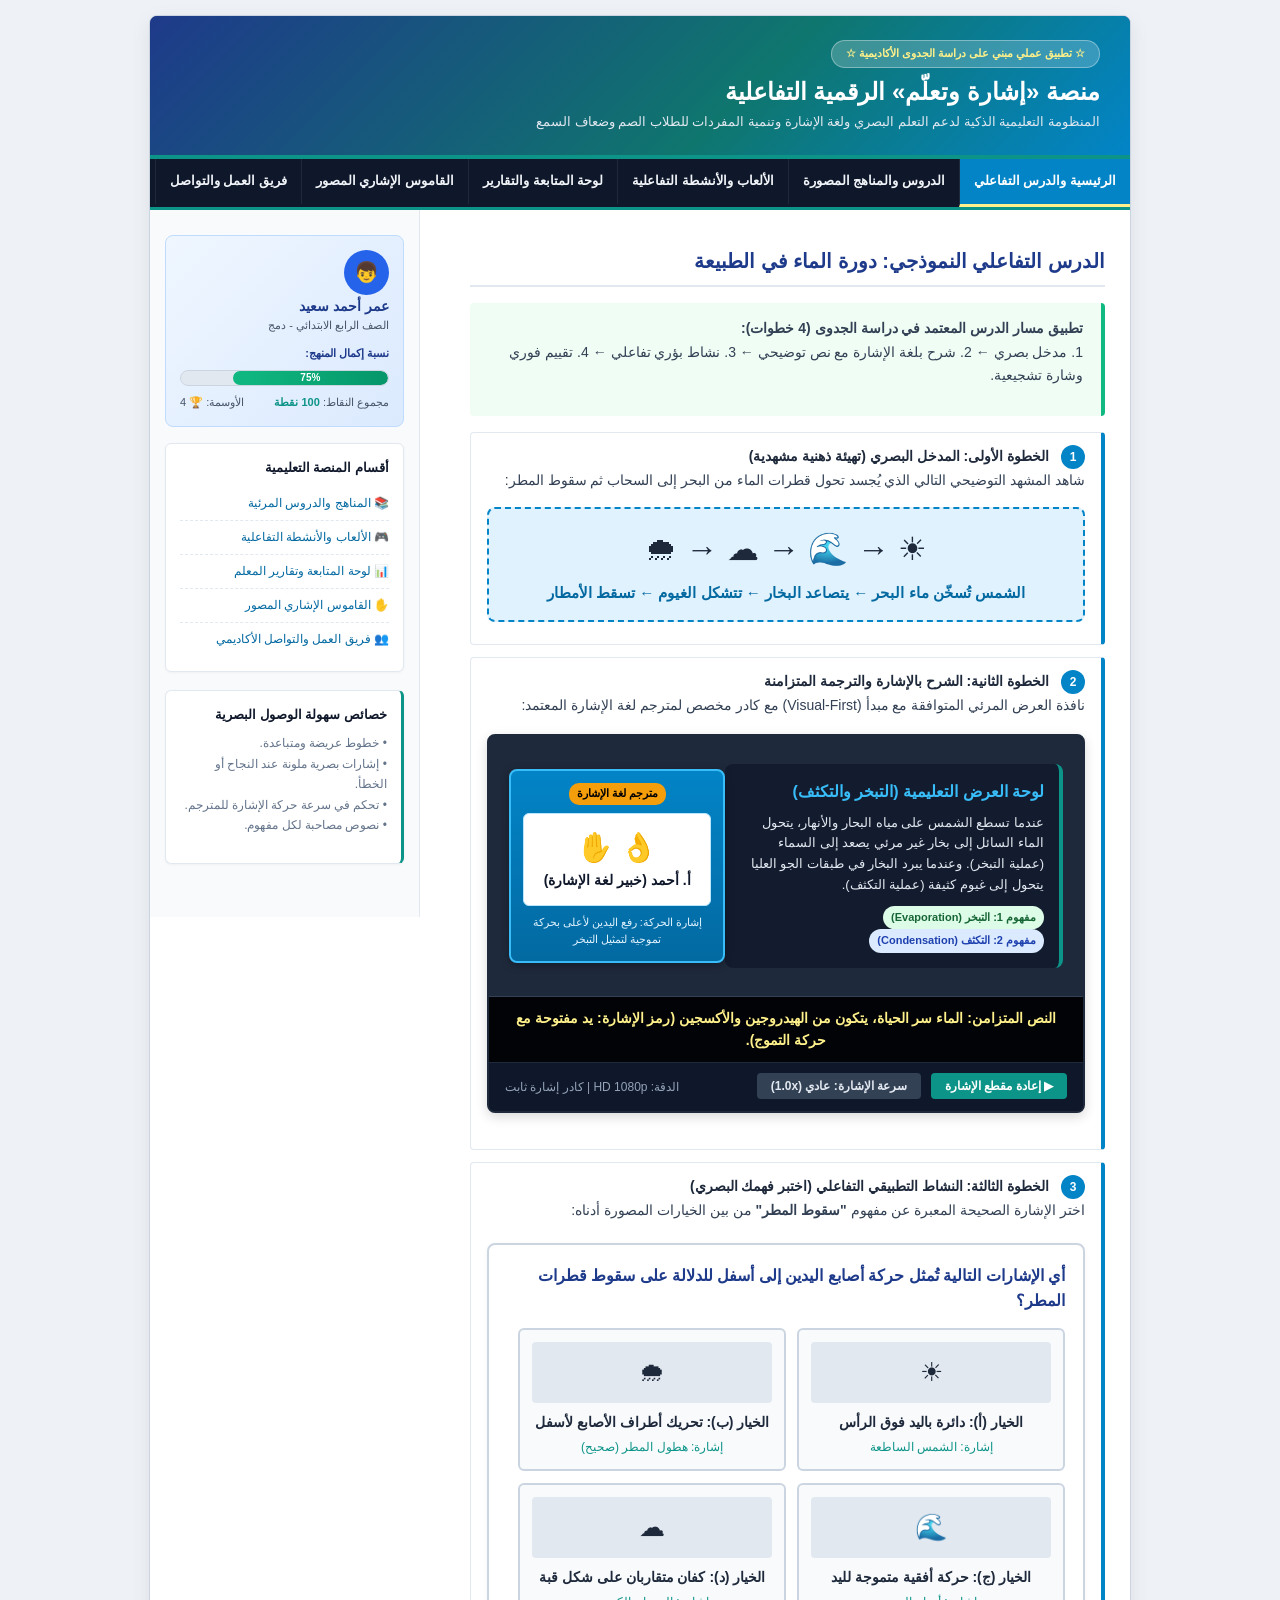
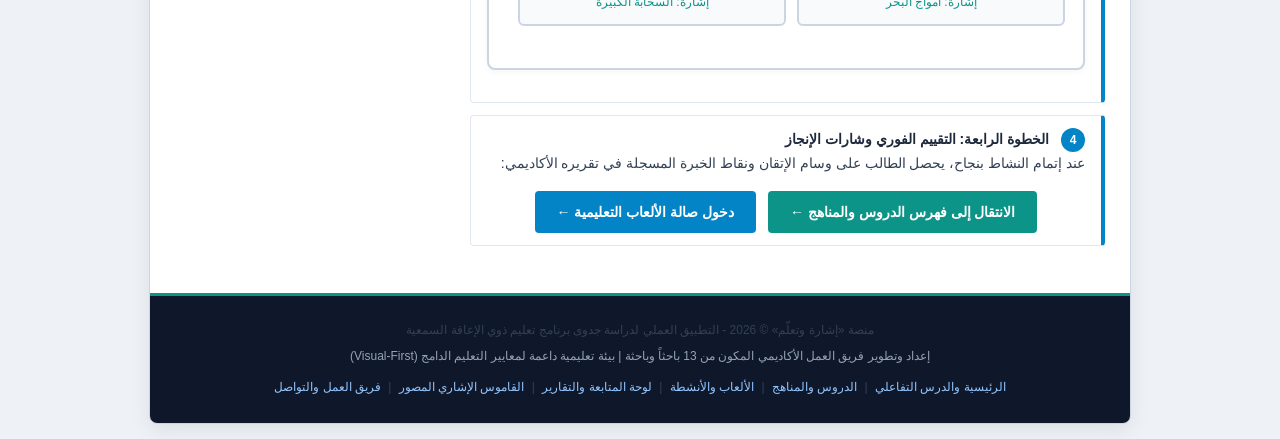
<file: index.html>
<!DOCTYPE html PUBLIC "-//W3C//DTD XHTML 1.0 Transitional//EN" "http://www.w3.org/TR/xhtml1/DTD/xhtml1-transitional.dtd">
<html dir="rtl" xmlns="http://www.w3.org/1999/xhtml" lang="ar">

<!-- #BeginTemplate "master.dwt" -->

<head>
<meta content="text/html; charset=utf-8" http-equiv="Content-Type" />
<!-- #BeginEditable "doctitle" -->
<title>الرئيسية والدرس التفاعلي | منصة إشارة وتعلّم</title>
<!-- #EndEditable -->
<link href="styles/style0.css" media="screen" rel="stylesheet" title="CSS" type="text/css" />
<script type="text/javascript">
/* Interactive Lesson Scripts - Compatible with Expression Web & Modern Browsers */
function checkAnswer(isCorrect, optId) {
	var feedback = document.getElementById('lesson_feedback');
	var scoreBox = document.getElementById('student_points_val');
	if (isCorrect) {
		feedback.className = 'feedback_box feedback_success';
		feedback.style.display = 'block';
		feedback.innerHTML = '&#10004; إجابة بصرية صحيحة ورائعة! أحسنت يا بطل (+20 نقطة) &#127942;';
		document.getElementById('step4_badge').style.display = 'block';
		if(scoreBox) { scoreBox.innerText = '120 نقطة'; }
	} else {
		feedback.className = 'feedback_box feedback_retry';
		feedback.style.display = 'block';
		feedback.innerHTML = '&#9888; فكّر ثانيةً وانظر إلى إشارة اليد والصورة التوضيحية ثم حاول مجدداً.';
	}
}

function toggleInterpreterSpeed() {
	var spdBtn = document.getElementById('btn_speed');
	var speedTxt = document.getElementById('speed_status');
	if(spdBtn.innerText.indexOf('عادي') !== -1) {
		spdBtn.innerText = 'سرعة الإشارة: بطيء (0.75x)';
		if(speedTxt) speedTxt.innerText = 'سرعة حركة الإشارة: هادئة للتوضيح';
	} else {
		spdBtn.innerText = 'سرعة الإشارة: عادي (1.0x)';
		if(speedTxt) speedTxt.innerText = 'سرعة حركة الإشارة: طبيعية';
	}
}

function replaySignClip() {
	var sub = document.getElementById('live_subtitles');
	sub.style.backgroundColor = '#1E3A8A';
	sub.innerText = 'جاري إعادة مقطع لغة الإشارة والشرح البصري...';
	setTimeout(function() {
		sub.style.backgroundColor = 'rgba(0, 0, 0, 0.85)';
		sub.innerText = 'النص المتزامن: الماء سر الحياة، يتكون من الهيدروجين والأكسجين (رمز الإشارة: يد مفتوحة مع حركة التموج).';
	}, 900);
}
</script>
</head>

<body>

<!-- Begin Container -->
<div id="container">
	<!-- Begin Masthead -->
	<div id="masthead">
		<div id="site_badge">&star; تطبيق عملي مبني على دراسة الجدوى الأكاديمية &star;</div>
		<h1><a href="default.html">منصة &laquo;إشارة وتعلّم&raquo; الرقمية التفاعلية</a></h1>
		<h3>المنظومة التعليمية الذكية لدعم التعلم البصري ولغة الإشارة وتنمية المفردات للطلاب الصم وضعاف السمع</h3>
	</div>
	<!-- End Masthead -->
	<!-- Begin Navigation -->
	<div id="navigation">
		<ul>
			<li class="active_link"><a href="default.html">الرئيسية والدرس التفاعلي</a></li>
			<li><a href="about_me/default.html">الدروس والمناهج المصورة</a></li>
			<li><a href="resume/default.html">الألعاب والأنشطة التفاعلية</a></li>
			<li><a href="photo_gallery/default.html">لوحة المتابعة والتقارير</a></li>
			<li><a href="links/default.html">القاموس الإشاري المصور</a></li>
			<li><a href="contact/default.html">فريق العمل والتواصل</a></li>
		</ul>
	</div>
	<!-- End Navigation -->
	<!-- Begin content_container -->
	<div id="content_container">
		<!-- Begin Left Column (Main Practical Content in RTL) -->
		<div id="column_left">
			<!-- #BeginEditable "content" -->
			<h2>الدرس التفاعلي النموذجي: دورة الماء في الطبيعة</h2>

			<div class="callout">
				<p><strong>تطبيق مسار الدرس المعتمد في دراسة الجدوى (4 خطوات):</strong><br />
				1. مدخل بصري &larr; 2. شرح بلغة الإشارة مع نص توضيحي &larr; 3. نشاط بؤري تفاعلي &larr; 4. تقييم فوري وشارة تشجيعية.</p>
			</div>

			<!-- STEP 1: VISUAL INTAKE -->
			<div class="step_item">
				<span class="step_number">1</span>
				<strong>الخطوة الأولى: المدخل البصري (تهيئة ذهنية مشهدية)</strong>
				<p>شاهد المشهد التوضيحي التالي الذي يُجسد تحول قطرات الماء من البحر إلى السحاب ثم سقوط المطر:</p>
				<div style="background: #E0F2FE; border: 2px dashed #0284C7; padding: 15px; text-align: center; border-radius: 8px; margin: 10px 0;">
					<div style="font-size: 32px; margin-bottom: 6px;">&#9728; &rarr; &#127754; &rarr; &#9729; &rarr; &#127783;</div>
					<strong style="color: #0369A1; font-size: 15px;">الشمس تُسخّن ماء البحر &larr; يتصاعد البخار &larr; تتشكل الغيوم &larr; تسقط الأمطار</strong>
				</div>
			</div>

			<!-- STEP 2: VIDEO & SIGN INTERPRETER FRAME -->
			<div class="step_item">
				<span class="step_number">2</span>
				<strong>الخطوة الثانية: الشرح بالإشارة والترجمة المتزامنة</strong>
				<p>نافذة العرض المرئي المتوافقة مع مبدأ (Visual-First) مع كادر مخصص لمترجم لغة الإشارة المعتمد:</p>

				<!-- Simulated Interactive Video Player -->
				<div class="video_simulator">
					<div class="video_screen">
						<!-- Main Visual Educational Board -->
						<div class="video_main_content">
							<h4>لوحة العرض التعليمية (التبخر والتكثف)</h4>
							<p>عندما تسطع الشمس على مياه البحار والأنهار، يتحول الماء السائل إلى بخار غير مرئي يصعد إلى السماء (عملية التبخر). وعندما يبرد البخار في طبقات الجو العليا يتحول إلى غيوم كثيفة (عملية التكثف).</p>
							<div style="margin-top: 10px;">
								<span class="badge badge_green">مفهوم 1: التبخر (Evaporation)</span>
								<span class="badge badge_blue">مفهوم 2: التكثف (Condensation)</span>
							</div>
						</div>

						<!-- Sign Language Interpreter Dedicated Box -->
						<div class="video_interpreter_box">
							<span class="interpreter_badge">مترجم لغة الإشارة</span>
							<div class="interpreter_avatar">
								<div style="font-size: 28px; margin-bottom: 4px;">&#128076; &#9995;</div>
								<span>أ. أحمد (خبير لغة الإشارة)</span>
							</div>
							<div id="speed_status" style="font-size: 11px; color: #E0F2FE;">إشارة الحركة: رفع اليدين لأعلى بحركة تموجية لتمثيل التبخر</div>
						</div>
					</div>

					<!-- Synchronized Captions/Subtitles -->
					<div id="live_subtitles" class="video_subtitles">
						النص المتزامن: الماء سر الحياة، يتكون من الهيدروجين والأكسجين (رمز الإشارة: يد مفتوحة مع حركة التموج).
					</div>

					<!-- Video Controls -->
					<div class="video_controls">
						<button type="button" class="video_btn" onclick="replaySignClip();">&#9654; إعادة مقطع الإشارة</button>
						<button type="button" id="btn_speed" class="video_btn video_btn_secondary" onclick="toggleInterpreterSpeed();">سرعة الإشارة: عادي (1.0x)</button>
						<span style="float: left; font-size: 12px; color: #94A3B8; line-height: 28px;">الدقة: HD 1080p | كادر إشارة ثابت</span>
					</div>
				</div>
			</div>

			<!-- STEP 3: INTERACTIVE ACTIVITY -->
			<div class="step_item">
				<span class="step_number">3</span>
				<strong>الخطوة الثالثة: النشاط التطبيقي التفاعلي (اختبر فهمك البصري)</strong>
				<p>اختر الإشارة الصحيحة المعبرة عن مفهوم <strong>"سقوط المطر"</strong> من بين الخيارات المصورة أدناه:</p>

				<div class="quiz_container">
					<div class="quiz_question">أي الإشارات التالية تُمثل حركة أصابع اليدين إلى أسفل للدلالة على سقوط قطرات المطر؟</div>

					<div class="quiz_options_grid">
						<!-- Option A -->
						<div class="quiz_opt_card" onclick="checkAnswer(false, 'opt1');">
							<span class="quiz_opt_img">&#9728;</span>
							<div class="quiz_opt_title">الخيار (أ): دائرة باليد فوق الرأس</div>
							<div class="quiz_opt_sign">إشارة: الشمس الساطعة</div>
						</div>

						<!-- Option B (Correct) -->
						<div class="quiz_opt_card" onclick="checkAnswer(true, 'opt2');">
							<span class="quiz_opt_img">&#127783;</span>
							<div class="quiz_opt_title">الخيار (ب): تحريك أطراف الأصابع لأسفل</div>
							<div class="quiz_opt_sign">إشارة: هطول المطر (صحيح)</div>
						</div>

						<!-- Option C -->
						<div class="quiz_opt_card" onclick="checkAnswer(false, 'opt3');">
							<span class="quiz_opt_img">&#127754;</span>
							<div class="quiz_opt_title">الخيار (ج): حركة أفقية متموجة لليد</div>
							<div class="quiz_opt_sign">إشارة: أمواج البحر</div>
						</div>

						<!-- Option D -->
						<div class="quiz_opt_card" onclick="checkAnswer(false, 'opt4');">
							<span class="quiz_opt_img">&#9729;</span>
							<div class="quiz_opt_title">الخيار (د): كفان متقاربان على شكل قبة</div>
							<div class="quiz_opt_sign">إشارة: السحابة الكبيرة</div>
						</div>
					</div>
					<div class="clearfix"></div>

					<!-- Real-time Feedback Alert -->
					<div id="lesson_feedback" class="feedback_box"></div>
				</div>
			</div>

			<!-- STEP 4: ASSESSMENT & REWARD -->
			<div class="step_item">
				<span class="step_number">4</span>
				<strong>الخطوة الرابعة: التقييم الفوري وشارات الإنجاز</strong>
				<p>عند إتمام النشاط بنجاح، يحصل الطالب على وسام الإتقان ونقاط الخبرة المسجلة في تقريره الأكاديمي:</p>

				<div id="step4_badge" style="display: none; background: #FEF3C7; border: 2px solid #F59E0B; padding: 15px; border-radius: 8px; text-align: center; margin: 12px 0;">
					<div style="font-size: 32px;">&#127941;</div>
					<h4 style="color: #92400E; margin: 4px 0;">تهانينا! لقد حصلت على وسام "مستكشف الطبيعة الذكي"</h4>
					<p style="color: #B45309; margin: 0; font-size: 13px;">تم تسجيل النتيجة تلقائياً في لوحة تقدم الطالب وتم إشعار المعلم وولي الأمر.</p>
				</div>

				<div style="text-align: center; margin-top: 15px;">
					<a href="about_me/default.html" class="btn_submit" style="display: inline-block; text-decoration: none;">الانتقال إلى فهرس الدروس والمناهج &larr;</a>
					<a href="resume/default.html" class="btn_submit" style="display: inline-block; text-decoration: none; background-color: #0284C7; margin-right: 8px;">دخول صالة الألعاب التعليمية &larr;</a>
				</div>
			</div>
			<!-- #EndEditable --></div>
		<!-- End Left Column -->
		<!-- Begin Right Column (Sidebar in RTL) -->
		<div id="column_right">
			<!-- #BeginEditable "sidebar" -->
			<!-- Student Live Profile Widget -->
			<div class="student_badge_card">
				<div class="student_avatar">&#128102;</div>
				<div class="student_info">
					<div class="student_name">عمر أحمد سعيد</div>
					<div class="student_level">الصف الرابع الابتدائي - دمج</div>
				</div>
				<div class="clearfix"></div>

				<div style="margin-top: 10px;">
					<span style="font-size: 11px; font-weight: bold; color: #1E3A8A;">نسبة إكمال المنهج:</span>
					<div class="progress_bar_wrapper">
						<div class="progress_bar_fill" style="width: 75%;">75%</div>
					</div>
					<div style="font-size: 11px; color: #475569; overflow: hidden;">
						<span style="float: right;">مجموع النقاط: <strong id="student_points_val" style="color: #0D9488;">100 نقطة</strong></span>
						<span style="float: left;">الأوسمة: &#127942; 4</span>
					</div>
				</div>
			</div>

			<!-- Quick Practical Menu -->
			<div class="side_box">
				<h5>أقسام المنصة التعليمية</h5>
				<ul>
					<li><a href="about_me/default.html">&#128218; المناهج والدروس المرئية</a></li>
					<li><a href="resume/default.html">&#127918; الألعاب والأنشطة التفاعلية</a></li>
					<li><a href="photo_gallery/default.html">&#128202; لوحة المتابعة وتقارير المعلم</a></li>
					<li><a href="links/default.html">&#9995; القاموس الإشاري المصور</a></li>
					<li><a href="contact/default.html">&#128101; فريق العمل والتواصل الأكاديمي</a></li>
				</ul>
			</div>

			<!-- Visual Accessibility Notice -->
			<div class="side_box" style="border-right: 3px solid #0D9488;">
				<h5>خصائص سهولة الوصول البصرية</h5>
				<p class="text_muted">&bull; خطوط عريضة ومتباعدة.<br />
				&bull; إشارات بصرية ملونة عند النجاح أو الخطأ.<br />
				&bull; تحكم في سرعة حركة الإشارة للمترجم.<br />
				&bull; نصوص مصاحبة لكل مفهوم.</p>
			</div>
			<!-- #EndEditable --></div>
		<!-- End Right Column -->
		<!-- Begin Footer -->
		<div id="footer">
			<div id="copyright">
				<p>منصة &laquo;إشارة وتعلّم&raquo; &copy; 2026 - التطبيق العملي لدراسة جدوى برنامج تعليم ذوي الإعاقة السمعية</p>
				<p class="text_muted" style="color: #94A3B8; margin-top: 4px;">إعداد وتطوير فريق العمل الأكاديمي المكون من 13 باحثاً وباحثة | بيئة تعليمية داعمة لمعايير التعليم الدامج (Visual-First)</p>
			</div>
			<p><a href="default.html">الرئيسية والدرس التفاعلي</a> | <a href="about_me/default.html">الدروس والمناهج</a> | <a href="resume/default.html">الألعاب والأنشطة</a> |
			<a href="photo_gallery/default.html">لوحة المتابعة والتقارير</a> | <a href="links/default.html">القاموس الإشاري المصور</a> |
			<a href="contact/default.html">فريق العمل والتواصل</a></p>
		</div>
		<!-- End Footer --></div>
	<!-- End content_container --></div>
<!-- End Container -->

</body>
<!-- #EndTemplate -->

</html>
</file>
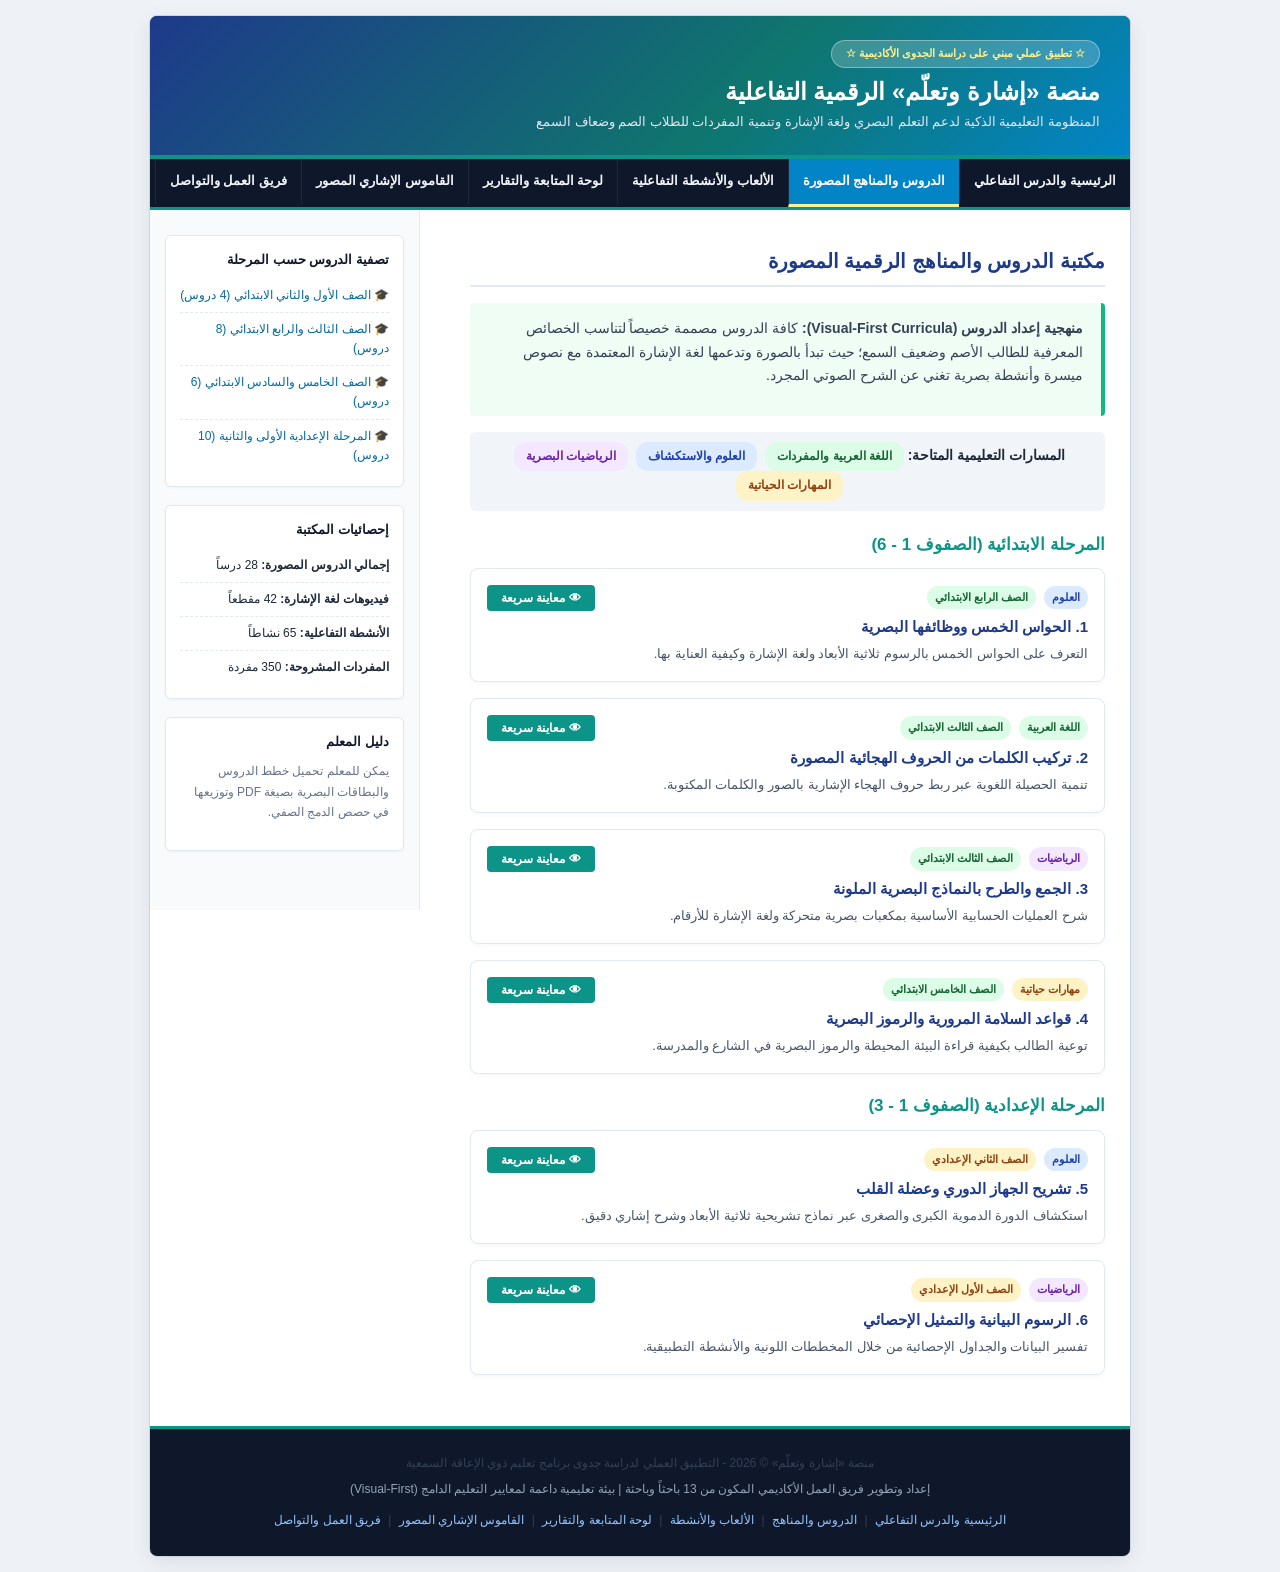
<file: about_me/index.html>
<!DOCTYPE html PUBLIC "-//W3C//DTD XHTML 1.0 Transitional//EN" "http://www.w3.org/TR/xhtml1/DTD/xhtml1-transitional.dtd">
<html dir="rtl" xmlns="http://www.w3.org/1999/xhtml" lang="ar">

<!-- #BeginTemplate "../master.dwt" -->

<head>
<meta content="text/html; charset=utf-8" http-equiv="Content-Type" />
<!-- #BeginEditable "doctitle" -->
<title>الدروس والمناهج المصورة | منصة إشارة وتعلّم</title>
<!-- #EndEditable -->
<link href="../styles/style0.css" media="screen" rel="stylesheet" title="CSS" type="text/css" />
<script type="text/javascript">
/* Interactive Curriculum Previewer */
function previewLesson(title, subject, duration, desc, gestures) {
	var box = document.getElementById('lesson_preview_box');
	box.style.display = 'block';
	document.getElementById('prev_title').innerText = title;
	document.getElementById('prev_subject').innerText = subject;
	document.getElementById('prev_duration').innerText = duration;
	document.getElementById('prev_desc').innerText = desc;
	document.getElementById('prev_gestures').innerText = gestures;
	// scroll smoothly to preview
	box.scrollIntoView({ behavior: 'smooth' });
}
</script>
</head>

<body>

<!-- Begin Container -->
<div id="container">
	<!-- Begin Masthead -->
	<div id="masthead">
		<div id="site_badge">&star; تطبيق عملي مبني على دراسة الجدوى الأكاديمية &star;</div>
		<h1><a href="../default.html">منصة &laquo;إشارة وتعلّم&raquo; الرقمية التفاعلية</a></h1>
		<h3>المنظومة التعليمية الذكية لدعم التعلم البصري ولغة الإشارة وتنمية المفردات للطلاب الصم وضعاف السمع</h3>
	</div>
	<!-- End Masthead -->
	<!-- Begin Navigation -->
	<div id="navigation">
		<ul>
			<li><a href="../default.html">الرئيسية والدرس التفاعلي</a></li>
			<li class="active_link"><a href="default.html">الدروس والمناهج المصورة</a></li>
			<li><a href="../resume/default.html">الألعاب والأنشطة التفاعلية</a></li>
			<li><a href="../photo_gallery/default.html">لوحة المتابعة والتقارير</a></li>
			<li><a href="../links/default.html">القاموس الإشاري المصور</a></li>
			<li><a href="../contact/default.html">فريق العمل والتواصل</a></li>
		</ul>
	</div>
	<!-- End Navigation -->
	<!-- Begin content_container -->
	<div id="content_container">
		<!-- Begin Left Column (Main Practical Content in RTL) -->
		<div id="column_left">
			<!-- #BeginEditable "content" -->
			<h2>مكتبة الدروس والمناهج الرقمية المصورة</h2>

			<div class="callout">
				<p><strong>منهجية إعداد الدروس (Visual-First Curricula):</strong> كافة الدروس مصممة خصيصاً لتناسب الخصائص المعرفية للطالب الأصم وضعيف السمع؛ حيث تبدأ بالصورة وتدعمها لغة الإشارة المعتمدة مع نصوص ميسرة وأنشطة بصرية تغني عن الشرح الصوتي المجرد.</p>
			</div>

			<!-- Dynamic Preview Modal/Box -->
			<div id="lesson_preview_box" style="display: none; background: #F0FDF4; border: 2px solid #16A34A; border-radius: 8px; padding: 16px; margin-bottom: 20px;">
				<div style="float: left; cursor: pointer; font-weight: bold; color: #991B1B;" onclick="document.getElementById('lesson_preview_box').style.display='none';">&#10006; إغلاق المعاينة</div>
				<h3 id="prev_title" style="margin-top: 0; color: #166534;">عنوان الدرس</h3>
				<div style="margin-bottom: 8px;">
					<span id="prev_subject" class="badge badge_blue">المادة</span>
					<span id="prev_duration" class="badge badge_amber">المدة</span>
				</div>
				<p id="prev_desc" style="font-size: 13px; color: #1F2937; margin-bottom: 8px;">وصف الدرس...</p>
				<p style="font-size: 12px; color: #047857; margin-bottom: 12px;"><strong>إشارات الدرس المفتاحية:</strong> <span id="prev_gestures"></span></p>
				<a href="../default.html" class="btn_submit" style="display: inline-block; text-decoration: none; font-size: 13px;">&#9654; بدء مشاهدة الدرس والتفاعل معه الآن</a>
			</div>

			<!-- Subject Filter Tabs -->
			<div style="background: #F1F5F9; border-radius: 6px; padding: 10px; margin-bottom: 20px; text-align: center;">
				<strong>المسارات التعليمية المتاحة:</strong>
				<span class="badge badge_green" style="font-size: 12px; padding: 5px 12px; cursor: pointer;">اللغة العربية والمفردات</span>
				<span class="badge badge_blue" style="font-size: 12px; padding: 5px 12px; cursor: pointer;">العلوم والاستكشاف</span>
				<span class="badge badge_purple" style="font-size: 12px; padding: 5px 12px; cursor: pointer;">الرياضيات البصرية</span>
				<span class="badge badge_amber" style="font-size: 12px; padding: 5px 12px; cursor: pointer;">المهارات الحياتية</span>
			</div>

			<!-- CURRICULUM CARDS GRID -->
			<h3>المرحلة الابتدائية (الصفوف 1 - 6)</h3>
			
			<div class="info_card">
				<div style="float: left;">
					<button type="button" class="btn_submit" style="padding: 6px 14px; font-size: 12px;" onclick="previewLesson('الحواس الخمس ووظائفها البصرية', 'مادة العلوم - الصف الرابع', '8 دقائق', 'درس مرئي يوضح الحواس الخمس وكيف يعوض الطالب الأصم حاسة السمع بحاستي البصر واللمس مع أنشطة تصنيف للأشياء.', 'إشارة العين (رؤية)، إشارة الأنف (شم)، إشارة اليد (لمس)، إشارة اللسان (تذوق).');">&#128065; معاينة سريعة</button>
				</div>
				<span class="badge badge_blue">العلوم</span>
				<span class="badge badge_green">الصف الرابع الابتدائي</span>
				<h4 style="margin: 6px 0 4px 0; color: #1E3A8A;">1. الحواس الخمس ووظائفها البصرية</h4>
				<p style="margin: 0; font-size: 13px; color: #475569;">التعرف على الحواس الخمس بالرسوم ثلاثية الأبعاد ولغة الإشارة وكيفية العناية بها.</p>
			</div>

			<div class="info_card">
				<div style="float: left;">
					<button type="button" class="btn_submit" style="padding: 6px 14px; font-size: 12px;" onclick="previewLesson('تركيب الكلمات من الحروف الهجائية المصورة', 'اللغة العربية - الصف الثالث', '10 دقائق', 'تعلم قراءة وكتابة الكلمات من خلال ربط الحرف الهجائي بإشارة الأصابع مع صور كرتونية معبرة.', 'إشارة حرف الألف (إبهام لأعلى)، إشارة حرف الباء (كف مفتوح مع نقطة سفلية)، إشارة قلم.');">&#128065; معاينة سريعة</button>
				</div>
				<span class="badge badge_green">اللغة العربية</span>
				<span class="badge badge_green">الصف الثالث الابتدائي</span>
				<h4 style="margin: 6px 0 4px 0; color: #1E3A8A;">2. تركيب الكلمات من الحروف الهجائية المصورة</h4>
				<p style="margin: 0; font-size: 13px; color: #475569;">تنمية الحصيلة اللغوية عبر ربط حروف الهجاء الإشارية بالصور والكلمات المكتوبة.</p>
			</div>

			<div class="info_card">
				<div style="float: left;">
					<button type="button" class="btn_submit" style="padding: 6px 14px; font-size: 12px;" onclick="previewLesson('الجمع والطرح باستخدام النماذج البصرية الملونة', 'الرياضيات - الصف الثالث', '9 دقائق', 'تمثيل العمليات الحسابية بمجموعات من الكرات والأشكال الهندسية مع التعبير عن الأعداد بإشارات الأصابع.', 'إشارات الأرقام 1-20، حركة الجمع (ضم اليدين)، حركة الطرح (إبعاد كف).');">&#128065; معاينة سريعة</button>
				</div>
				<span class="badge badge_purple">الرياضيات</span>
				<span class="badge badge_green">الصف الثالث الابتدائي</span>
				<h4 style="margin: 6px 0 4px 0; color: #1E3A8A;">3. الجمع والطرح بالنماذج البصرية الملونة</h4>
				<p style="margin: 0; font-size: 13px; color: #475569;">شرح العمليات الحسابية الأساسية بمكعبات بصرية متحركة ولغة الإشارة للأرقام.</p>
			</div>

			<div class="info_card">
				<div style="float: left;">
					<button type="button" class="btn_submit" style="padding: 6px 14px; font-size: 12px;" onclick="previewLesson('قواعد السلامة والمرور وإشارات الطريق', 'المهارات الحياتية - الصف الخامس', '7 دقائق', 'التعرف على الإشارات الضوئية والرموز الإرشادية في الشارع لضمان سلامة الطالب الأصم أثناء التنقل.', 'إشارة توقف (كف مشدود)، إشارة انتبه (رفع السبابة بجانب العين)، إشارة ممر المشاة.');">&#128065; معاينة سريعة</button>
				</div>
				<span class="badge badge_amber">مهارات حياتية</span>
				<span class="badge badge_green">الصف الخامس الابتدائي</span>
				<h4 style="margin: 6px 0 4px 0; color: #1E3A8A;">4. قواعد السلامة المرورية والرموز البصرية</h4>
				<p style="margin: 0; font-size: 13px; color: #475569;">توعية الطالب بكيفية قراءة البيئة المحيطة والرموز البصرية في الشارع والمدرسة.</p>
			</div>

			<h3>المرحلة الإعدادية (الصفوف 1 - 3)</h3>

			<div class="info_card">
				<div style="float: left;">
					<button type="button" class="btn_submit" style="padding: 6px 14px; font-size: 12px;" onclick="previewLesson('الجهاز الدوري والقلب في الإنسان', 'العلوم - الصف الثاني الإعدادي', '12 دقيقة', 'مجسم ثلاثي الأبعاد يبين مسار الدم بين القلب والرئتين مع ترجمة دقيقة لكافة المصطلحات العلمية المعقدة.', 'إشارة القلب (نبض بالأصابع على الصدر)، إشارة الشريان، إشارة الأكسجين.');">&#128065; معاينة سريعة</button>
				</div>
				<span class="badge badge_blue">العلوم</span>
				<span class="badge badge_amber">الصف الثاني الإعدادي</span>
				<h4 style="margin: 6px 0 4px 0; color: #1E3A8A;">5. تشريح الجهاز الدوري وعضلة القلب</h4>
				<p style="margin: 0; font-size: 13px; color: #475569;">استكشاف الدورة الدموية الكبرى والصغرى عبر نماذج تشريحية ثلاثية الأبعاد وشرح إشاري دقيق.</p>
			</div>

			<div class="info_card">
				<div style="float: left;">
					<button type="button" class="btn_submit" style="padding: 6px 14px; font-size: 12px;" onclick="previewLesson('النسب المئوية والرسوم البيانية الإحصائية', 'الرياضيات - الصف الأول الإعدادي', '11 دقيقة', 'شرح كيفية تحويل البيانات إلى أعمدة بيانية ومخططات دائرية ملونة مع تمارين تفاعلية لرسم المخططات.', 'إشارة النسبة المئوية %، إشارة الرسم البياني العمودي، إشارة التساوي.');">&#128065; معاينة سريعة</button>
				</div>
				<span class="badge badge_purple">الرياضيات</span>
				<span class="badge badge_amber">الصف الأول الإعدادي</span>
				<h4 style="margin: 6px 0 4px 0; color: #1E3A8A;">6. الرسوم البيانية والتمثيل الإحصائي</h4>
				<p style="margin: 0; font-size: 13px; color: #475569;">تفسير البيانات والجداول الإحصائية من خلال المخططات اللونية والأنشطة التطبيقية.</p>
			</div>
			<!-- #EndEditable --></div>
		<!-- End Left Column -->
		<!-- Begin Right Column (Sidebar in RTL) -->
		<div id="column_right">
			<!-- #BeginEditable "sidebar" -->
			<div class="side_box">
				<h5>تصفية الدروس حسب المرحلة</h5>
				<ul>
					<li><a href="default.html">&#127891; الصف الأول والثاني الابتدائي (4 دروس)</a></li>
					<li><a href="default.html">&#127891; الصف الثالث والرابع الابتدائي (8 دروس)</a></li>
					<li><a href="default.html">&#127891; الصف الخامس والسادس الابتدائي (6 دروس)</a></li>
					<li><a href="default.html">&#127891; المرحلة الإعدادية الأولى والثانية (10 دروس)</a></li>
				</ul>
			</div>

			<div class="side_box">
				<h5>إحصائيات المكتبة</h5>
				<ul>
					<li><strong>إجمالي الدروس المصورة:</strong> 28 درساً</li>
					<li><strong>فيديوهات لغة الإشارة:</strong> 42 مقطعاً</li>
					<li><strong>الأنشطة التفاعلية:</strong> 65 نشاطاً</li>
					<li><strong>المفردات المشروحة:</strong> 350 مفردة</li>
				</ul>
			</div>

			<div class="side_box">
				<h5>دليل المعلم</h5>
				<p class="text_muted">يمكن للمعلم تحميل خطط الدروس والبطاقات البصرية بصيغة PDF وتوزيعها في حصص الدمج الصفي.</p>
			</div>
			<!-- #EndEditable --></div>
		<!-- End Right Column -->
		<!-- Begin Footer -->
		<div id="footer">
			<div id="copyright">
				<p>منصة &laquo;إشارة وتعلّم&raquo; &copy; 2026 - التطبيق العملي لدراسة جدوى برنامج تعليم ذوي الإعاقة السمعية</p>
				<p class="text_muted" style="color: #94A3B8; margin-top: 4px;">إعداد وتطوير فريق العمل الأكاديمي المكون من 13 باحثاً وباحثة | بيئة تعليمية داعمة لمعايير التعليم الدامج (Visual-First)</p>
			</div>
			<p><a href="../default.html">الرئيسية والدرس التفاعلي</a> | <a href="default.html">الدروس والمناهج</a> | <a href="../resume/default.html">الألعاب والأنشطة</a> |
			<a href="../photo_gallery/default.html">لوحة المتابعة والتقارير</a> | <a href="../links/default.html">القاموس الإشاري المصور</a> |
			<a href="../contact/default.html">فريق العمل والتواصل</a></p>
		</div>
		<!-- End Footer --></div>
	<!-- End content_container --></div>
<!-- End Container -->

</body>
<!-- #EndTemplate -->

</html>
</file>
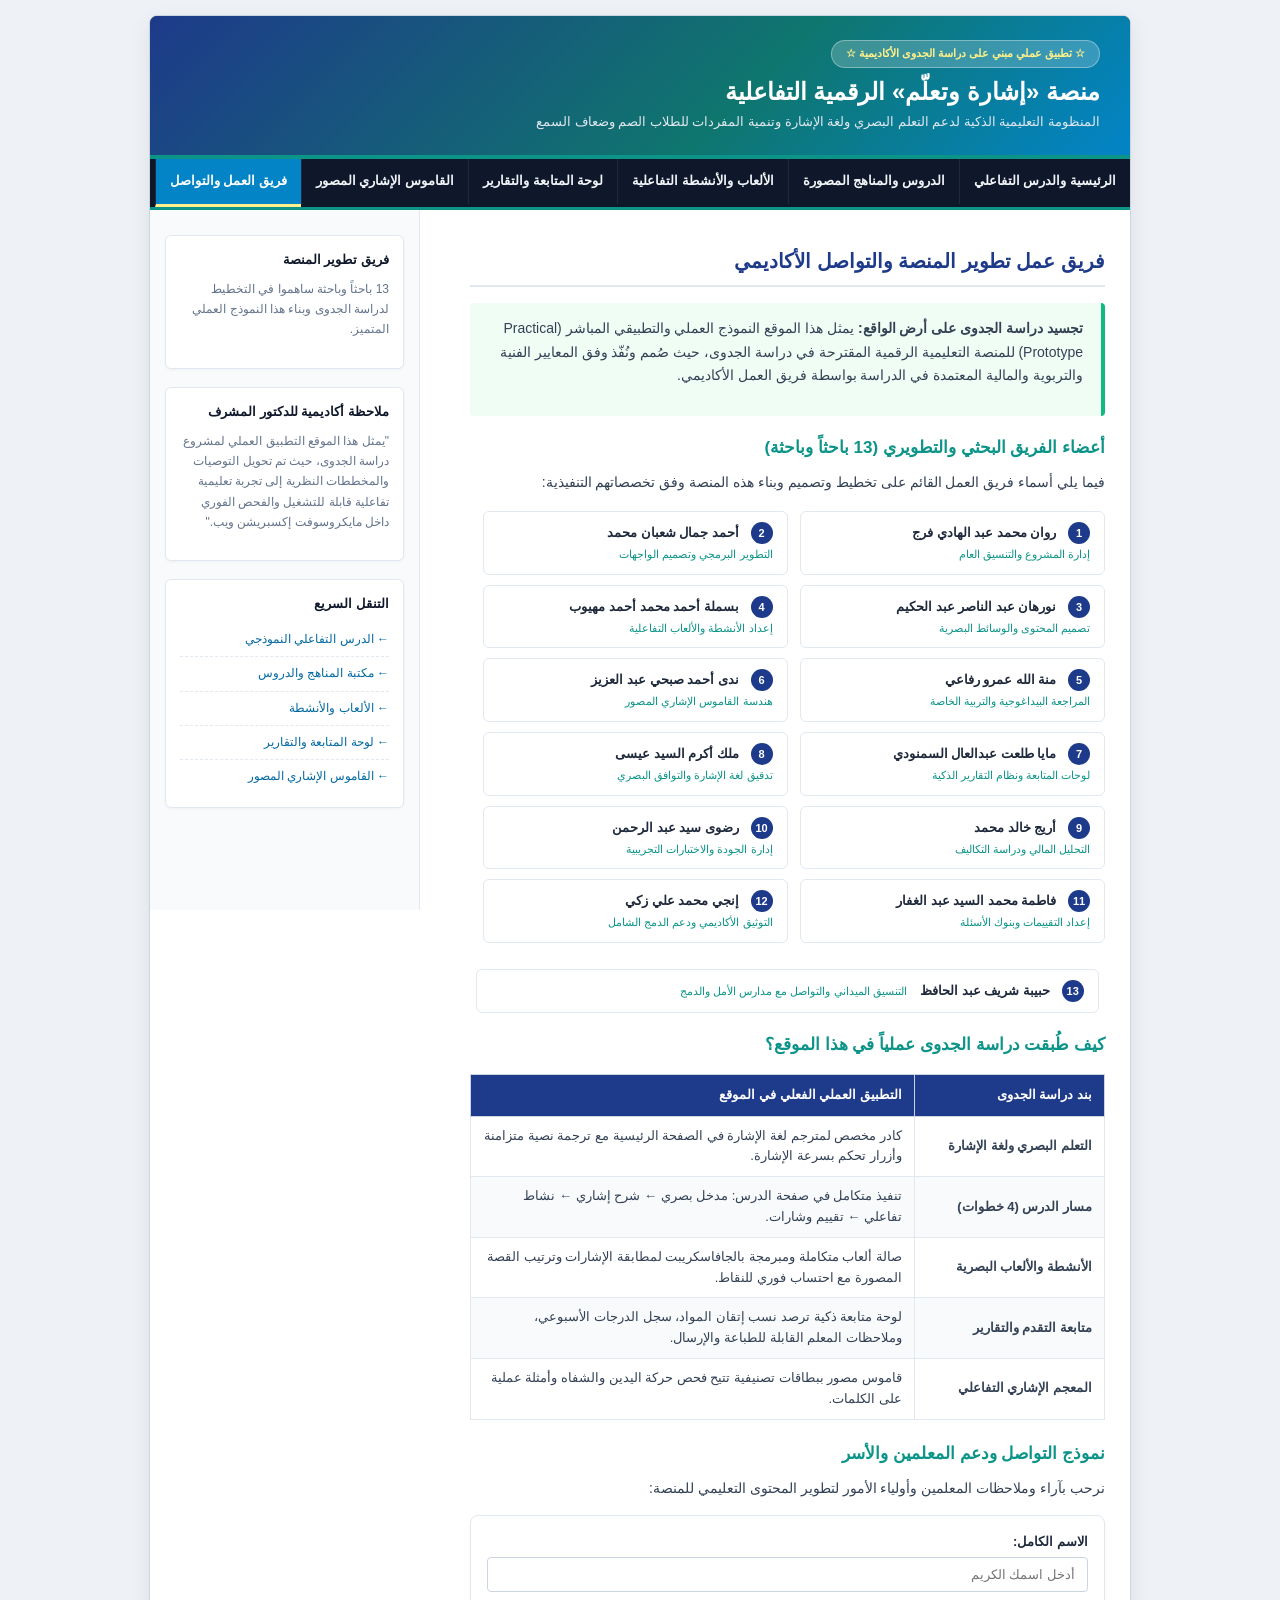
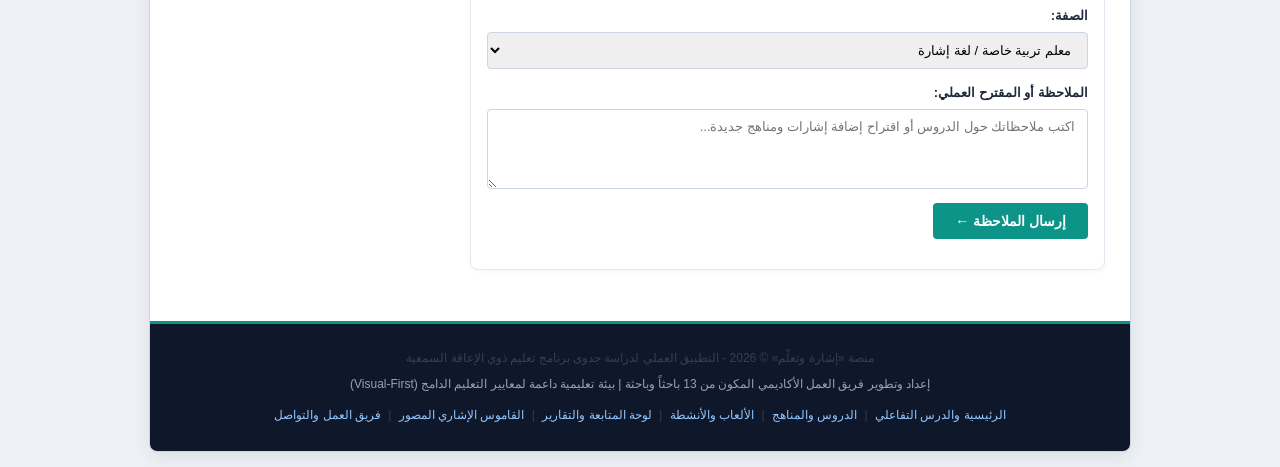
<file: contact/index.html>
<!DOCTYPE html PUBLIC "-//W3C//DTD XHTML 1.0 Transitional//EN" "http://www.w3.org/TR/xhtml1/DTD/xhtml1-transitional.dtd">
<html dir="rtl" xmlns="http://www.w3.org/1999/xhtml" lang="ar">

<!-- #BeginTemplate "../master.dwt" -->

<head>
<meta content="text/html; charset=utf-8" http-equiv="Content-Type" />
<!-- #BeginEditable "doctitle" -->
<title>فريق العمل والتواصل الأكاديمي | منصة إشارة وتعلّم</title>
<!-- #EndEditable -->
<link href="../styles/style0.css" media="screen" rel="stylesheet" title="CSS" type="text/css" />
<script type="text/javascript">
function handleContactSubmit() {
	var name = document.getElementById('txtName').value;
	if(!name) {
		alert('من فضلك أدخل اسمك الكريم للتواصل.');
		return;
	}
	alert('شكراً لك يا ' + name + '، تم استلام رسالتك وسيتواصل معك فريق المنصة في أقرب وقت!');
}
</script>
</head>

<body>

<!-- Begin Container -->
<div id="container">
	<!-- Begin Masthead -->
	<div id="masthead">
		<div id="site_badge">&star; تطبيق عملي مبني على دراسة الجدوى الأكاديمية &star;</div>
		<h1><a href="../default.html">منصة &laquo;إشارة وتعلّم&raquo; الرقمية التفاعلية</a></h1>
		<h3>المنظومة التعليمية الذكية لدعم التعلم البصري ولغة الإشارة وتنمية المفردات للطلاب الصم وضعاف السمع</h3>
	</div>
	<!-- End Masthead -->
	<!-- Begin Navigation -->
	<div id="navigation">
		<ul>
			<li><a href="../default.html">الرئيسية والدرس التفاعلي</a></li>
			<li><a href="../about_me/default.html">الدروس والمناهج المصورة</a></li>
			<li><a href="../resume/default.html">الألعاب والأنشطة التفاعلية</a></li>
			<li><a href="../photo_gallery/default.html">لوحة المتابعة والتقارير</a></li>
			<li><a href="../links/default.html">القاموس الإشاري المصور</a></li>
			<li class="active_link"><a href="default.html">فريق العمل والتواصل</a></li>
		</ul>
	</div>
	<!-- End Navigation -->
	<!-- Begin content_container -->
	<div id="content_container">
		<!-- Begin Left Column (Main Practical Content in RTL) -->
		<div id="column_left">
			<!-- #BeginEditable "content" -->
			<h2>فريق عمل تطوير المنصة والتواصل الأكاديمي</h2>

			<div class="callout">
				<p><strong>تجسيد دراسة الجدوى على أرض الواقع:</strong> يمثل هذا الموقع النموذج العملي والتطبيقي المباشر (Practical Prototype) للمنصة التعليمية الرقمية المقترحة في دراسة الجدوى، حيث صُمم ونُفّذ وفق المعايير الفنية والتربوية والمالية المعتمدة في الدراسة بواسطة فريق العمل الأكاديمي.</p>
			</div>

			<h3>أعضاء الفريق البحثي والتطويري (13 باحثاً وباحثة)</h3>
			<p>فيما يلي أسماء فريق العمل القائم على تخطيط وتصميم وبناء هذه المنصة وفق تخصصاتهم التنفيذية:</p>

			<div class="team_grid">
				<div class="team_member">
					<span class="team_idx">1</span> روان محمد عبد الهادي فرج
					<div style="font-size: 11px; color: #0D9488; font-weight: normal; margin-top: 2px;">إدارة المشروع والتنسيق العام</div>
				</div>
				<div class="team_member">
					<span class="team_idx">2</span> أحمد جمال شعبان محمد
					<div style="font-size: 11px; color: #0D9488; font-weight: normal; margin-top: 2px;">التطوير البرمجي وتصميم الواجهات</div>
				</div>
				<div class="team_member">
					<span class="team_idx">3</span> نورهان عبد الناصر عبد الحكيم
					<div style="font-size: 11px; color: #0D9488; font-weight: normal; margin-top: 2px;">تصميم المحتوى والوسائط البصرية</div>
				</div>
				<div class="team_member">
					<span class="team_idx">4</span> بسملة أحمد محمد أحمد مهيوب
					<div style="font-size: 11px; color: #0D9488; font-weight: normal; margin-top: 2px;">إعداد الأنشطة والألعاب التفاعلية</div>
				</div>
				<div class="team_member">
					<span class="team_idx">5</span> منة الله عمرو رفاعي
					<div style="font-size: 11px; color: #0D9488; font-weight: normal; margin-top: 2px;">المراجعة البيداغوجية والتربية الخاصة</div>
				</div>
				<div class="team_member">
					<span class="team_idx">6</span> ندى أحمد صبحي عبد العزيز
					<div style="font-size: 11px; color: #0D9488; font-weight: normal; margin-top: 2px;">هندسة القاموس الإشاري المصور</div>
				</div>
				<div class="team_member">
					<span class="team_idx">7</span> مايا طلعت عبدالعال السمنودي
					<div style="font-size: 11px; color: #0D9488; font-weight: normal; margin-top: 2px;">لوحات المتابعة ونظام التقارير الذكية</div>
				</div>
				<div class="team_member">
					<span class="team_idx">8</span> ملك أكرم السيد عيسى
					<div style="font-size: 11px; color: #0D9488; font-weight: normal; margin-top: 2px;">تدقيق لغة الإشارة والتوافق البصري</div>
				</div>
				<div class="team_member">
					<span class="team_idx">9</span> أريج خالد محمد
					<div style="font-size: 11px; color: #0D9488; font-weight: normal; margin-top: 2px;">التحليل المالي ودراسة التكاليف</div>
				</div>
				<div class="team_member">
					<span class="team_idx">10</span> رضوى سيد عبد الرحمن
					<div style="font-size: 11px; color: #0D9488; font-weight: normal; margin-top: 2px;">إدارة الجودة والاختبارات التجريبية</div>
				</div>
				<div class="team_member">
					<span class="team_idx">11</span> فاطمة محمد السيد عبد الغفار
					<div style="font-size: 11px; color: #0D9488; font-weight: normal; margin-top: 2px;">إعداد التقييمات وبنوك الأسئلة</div>
				</div>
				<div class="team_member">
					<span class="team_idx">12</span> إنجي محمد علي زكي
					<div style="font-size: 11px; color: #0D9488; font-weight: normal; margin-top: 2px;">التوثيق الأكاديمي ودعم الدمج الشامل</div>
				</div>
			</div>
			<div class="clearfix"></div>

			<div class="team_member" style="float: none; width: 98%; margin: 0 auto 18px auto;">
				<span class="team_idx">13</span> حبيبة شريف عبد الحافظ
				<span style="font-size: 11px; color: #0D9488; font-weight: normal; margin-right: 10px;">التنسيق الميداني والتواصل مع مدارس الأمل والدمج</span>
			</div>

			<h3>كيف طُبقت دراسة الجدوى عملياً في هذا الموقع؟</h3>
			<table class="data_table" summary="مقارنة بين بنود دراسة الجدوى وتطبيقها العملي في الموقع">
				<thead>
					<tr>
						<th style="width: 30%;">بند دراسة الجدوى</th>
						<th style="width: 70%;">التطبيق العملي الفعلي في الموقع</th>
					</tr>
				</thead>
				<tbody>
					<tr>
						<td><strong>التعلم البصري ولغة الإشارة</strong></td>
						<td>كادر مخصص لمترجم لغة الإشارة في الصفحة الرئيسية مع ترجمة نصية متزامنة وأزرار تحكم بسرعة الإشارة.</td>
					</tr>
					<tr class="even_row">
						<td><strong>مسار الدرس (4 خطوات)</strong></td>
						<td>تنفيذ متكامل في صفحة الدرس: مدخل بصري &larr; شرح إشاري &larr; نشاط تفاعلي &larr; تقييم وشارات.</td>
					</tr>
					<tr>
						<td><strong>الأنشطة والألعاب البصرية</strong></td>
						<td>صالة ألعاب متكاملة ومبرمجة بالجافاسكريبت لمطابقة الإشارات وترتيب القصة المصورة مع احتساب فوري للنقاط.</td>
					</tr>
					<tr class="even_row">
						<td><strong>متابعة التقدم والتقارير</strong></td>
						<td>لوحة متابعة ذكية ترصد نسب إتقان المواد، سجل الدرجات الأسبوعي، وملاحظات المعلم القابلة للطباعة والإرسال.</td>
					</tr>
					<tr>
						<td><strong>المعجم الإشاري التفاعلي</strong></td>
						<td>قاموس مصور ببطاقات تصنيفية تتيح فحص حركة اليدين والشفاه وأمثلة عملية على الكلمات.</td>
					</tr>
				</tbody>
			</table>

			<h3>نموذج التواصل ودعم المعلمين والأسر</h3>
			<p>نرحب بآراء وملاحظات المعلمين وأولياء الأمور لتطوير المحتوى التعليمي للمنصة:</p>

			<div class="info_card">
				<form action="#" method="post" onsubmit="handleContactSubmit(); return false;">
					<div class="form_group">
						<label for="txtName">الاسم الكامل:</label>
						<input type="text" id="txtName" class="form_control" placeholder="أدخل اسمك الكريم" required="required" />
					</div>

					<div class="form_group">
						<label for="txtRole">الصفة:</label>
						<select id="txtRole" class="form_control">
							<option>معلم تربية خاصة / لغة إشارة</option>
							<option>ولي أمر طالب أصم / ضعيف سمع</option>
							<option>مدرسة أو مركز تأهيل دمج</option>
							<option>أستاذ جامعي / باحث أكاديمي</option>
						</select>
					</div>

					<div class="form_group">
						<label for="txtMsg">الملاحظة أو المقترح العملي:</label>
						<textarea id="txtMsg" rows="4" class="form_control" placeholder="اكتب ملاحظاتك حول الدروس أو اقتراح إضافة إشارات ومناهج جديدة..."></textarea>
					</div>

					<div class="form_group">
						<input type="submit" value="إرسال الملاحظة &larr;" class="btn_submit" />
					</div>
				</form>
			</div>
			<!-- #EndEditable --></div>
		<!-- End Left Column -->
		<!-- Begin Right Column (Sidebar in RTL) -->
		<div id="column_right">
			<!-- #BeginEditable "sidebar" -->
			<div class="side_box">
				<h5>فريق تطوير المنصة</h5>
				<p class="text_muted">13 باحثاً وباحثة ساهموا في التخطيط لدراسة الجدوى وبناء هذا النموذج العملي المتميز.</p>
			</div>

			<div class="side_box">
				<h5>ملاحظة أكاديمية للدكتور المشرف</h5>
				<p class="text_muted">"يمثل هذا الموقع التطبيق العملي لمشروع دراسة الجدوى، حيث تم تحويل التوصيات والمخططات النظرية إلى تجربة تعليمية تفاعلية قابلة للتشغيل والفحص الفوري داخل مايكروسوفت إكسبريشن ويب."</p>
			</div>

			<div class="side_box">
				<h5>التنقل السريع</h5>
				<ul>
					<li><a href="../default.html">&larr; الدرس التفاعلي النموذجي</a></li>
					<li><a href="../about_me/default.html">&larr; مكتبة المناهج والدروس</a></li>
					<li><a href="../resume/default.html">&larr; الألعاب والأنشطة</a></li>
					<li><a href="../photo_gallery/default.html">&larr; لوحة المتابعة والتقارير</a></li>
					<li><a href="../links/default.html">&larr; القاموس الإشاري المصور</a></li>
				</ul>
			</div>
			<!-- #EndEditable --></div>
		<!-- End Right Column -->
		<!-- Begin Footer -->
		<div id="footer">
			<div id="copyright">
				<p>منصة &laquo;إشارة وتعلّم&raquo; &copy; 2026 - التطبيق العملي لدراسة جدوى برنامج تعليم ذوي الإعاقة السمعية</p>
				<p class="text_muted" style="color: #94A3B8; margin-top: 4px;">إعداد وتطوير فريق العمل الأكاديمي المكون من 13 باحثاً وباحثة | بيئة تعليمية داعمة لمعايير التعليم الدامج (Visual-First)</p>
			</div>
			<p><a href="../default.html">الرئيسية والدرس التفاعلي</a> | <a href="../about_me/default.html">الدروس والمناهج</a> | <a href="../resume/default.html">الألعاب والأنشطة</a> |
			<a href="../photo_gallery/default.html">لوحة المتابعة والتقارير</a> | <a href="../links/default.html">القاموس الإشاري المصور</a> |
			<a href="default.html">فريق العمل والتواصل</a></p>
		</div>
		<!-- End Footer --></div>
	<!-- End content_container --></div>
<!-- End Container -->

</body>
<!-- #EndTemplate -->

</html>
</file>
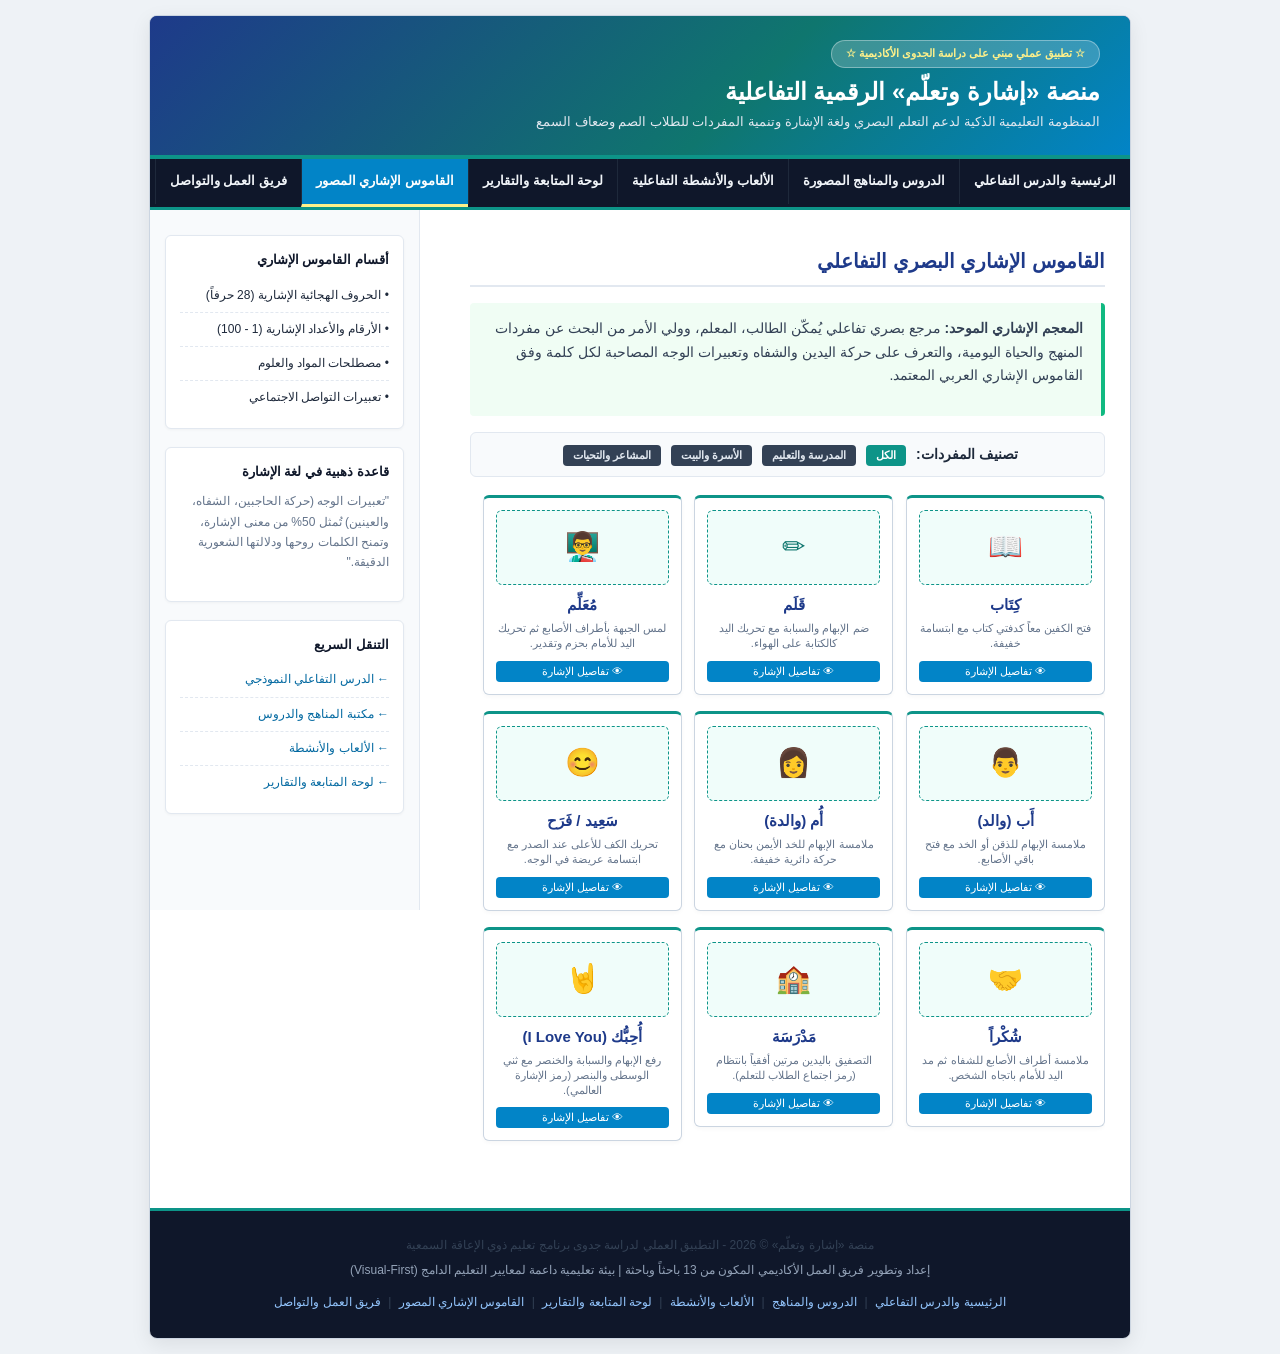
<file: links/index.html>
<!DOCTYPE html PUBLIC "-//W3C//DTD XHTML 1.0 Transitional//EN" "http://www.w3.org/TR/xhtml1/DTD/xhtml1-transitional.dtd">
<html dir="rtl" xmlns="http://www.w3.org/1999/xhtml" lang="ar">

<!-- #BeginTemplate "../master.dwt" -->

<head>
<meta content="text/html; charset=utf-8" http-equiv="Content-Type" />
<!-- #BeginEditable "doctitle" -->
<title>القاموس الإشاري المصور | منصة إشارة وتعلّم</title>
<!-- #EndEditable -->
<link href="../styles/style0.css" media="screen" rel="stylesheet" title="CSS" type="text/css" />
<script type="text/javascript">
/* Interactive Sign Language Dictionary Scripts */
function showSignDetail(word, signIcon, handDesc, example) {
	var box = document.getElementById('sign_detail_box');
	box.style.display = 'block';
	document.getElementById('dict_word').innerText = word;
	document.getElementById('dict_icon').innerText = signIcon;
	document.getElementById('dict_hand').innerText = handDesc;
	document.getElementById('dict_example').innerText = example;
	box.scrollIntoView({ behavior: 'smooth' });
}

function filterDict(category) {
	var cards = document.getElementsByClassName('sign_card');
	for(var i=0; i<cards.length; i++) {
		if(category === 'all' || cards[i].getAttribute('data-cat') === category) {
			cards[i].style.display = 'block';
		} else {
			cards[i].style.display = 'none';
		}
	}
}
</script>
</head>

<body>

<!-- Begin Container -->
<div id="container">
	<!-- Begin Masthead -->
	<div id="masthead">
		<div id="site_badge">&star; تطبيق عملي مبني على دراسة الجدوى الأكاديمية &star;</div>
		<h1><a href="../default.html">منصة &laquo;إشارة وتعلّم&raquo; الرقمية التفاعلية</a></h1>
		<h3>المنظومة التعليمية الذكية لدعم التعلم البصري ولغة الإشارة وتنمية المفردات للطلاب الصم وضعاف السمع</h3>
	</div>
	<!-- End Masthead -->
	<!-- Begin Navigation -->
	<div id="navigation">
		<ul>
			<li><a href="../default.html">الرئيسية والدرس التفاعلي</a></li>
			<li><a href="../about_me/default.html">الدروس والمناهج المصورة</a></li>
			<li><a href="../resume/default.html">الألعاب والأنشطة التفاعلية</a></li>
			<li><a href="../photo_gallery/default.html">لوحة المتابعة والتقارير</a></li>
			<li class="active_link"><a href="default.html">القاموس الإشاري المصور</a></li>
			<li><a href="../contact/default.html">فريق العمل والتواصل</a></li>
		</ul>
	</div>
	<!-- End Navigation -->
	<!-- Begin content_container -->
	<div id="content_container">
		<!-- Begin Left Column (Main Practical Content in RTL) -->
		<div id="column_left">
			<!-- #BeginEditable "content" -->
			<h2>القاموس الإشاري البصري التفاعلي</h2>

			<div class="callout">
				<p><strong>المعجم الإشاري الموحد:</strong> مرجع بصري تفاعلي يُمكّن الطالب، المعلم، وولي الأمر من البحث عن مفردات المنهج والحياة اليومية، والتعرف على حركة اليدين والشفاه وتعبيرات الوجه المصاحبة لكل كلمة وفق القاموس الإشاري العربي المعتمد.</p>
			</div>

			<!-- Dynamic Detailed Sign Viewer Modal -->
			<div id="sign_detail_box" style="display: none; background: #F0FDFA; border: 2px solid #0D9488; border-radius: 8px; padding: 18px; margin-bottom: 22px;">
				<div style="float: left; cursor: pointer; font-weight: bold; color: #991B1B;" onclick="document.getElementById('sign_detail_box').style.display='none';">&#10006; إغلاق التفاصيل</div>
				<h3 style="margin-top: 0; color: #0F766E;">بطاقة شرح الإشارة: <span id="dict_word" style="color: #1E3A8A;"></span></h3>

				<div style="overflow: hidden; margin: 12px 0;">
					<div id="dict_icon" style="float: right; width: 80px; height: 80px; background: #FFF; border: 2px solid #0D9488; border-radius: 8px; font-size: 40px; text-align: center; line-height: 80px; margin-left: 15px;"></div>
					<div style="float: right; width: 480px;">
						<div style="font-size: 14px; margin-bottom: 8px;"><strong>طريقة أداء حركة اليدين:</strong> <span id="dict_hand" style="color: #334155;"></span></div>
						<div style="font-size: 13px; color: #047857;"><strong>مثال في سياق جملة مفيدة:</strong> <span id="dict_example" style="font-style: italic;"></span></div>
					</div>
				</div>
				<div class="clearfix"></div>
			</div>

			<!-- Category Filter Buttons -->
			<div style="background: #F8FAFC; border: 1px solid #E2E8F0; border-radius: 6px; padding: 10px; margin-bottom: 18px; text-align: center;">
				<strong style="margin-left: 6px;">تصنيف المفردات:</strong>
				<button type="button" class="video_btn" style="padding: 4px 10px; font-size: 11px;" onclick="filterDict('all');">الكل</button>
				<button type="button" class="video_btn video_btn_secondary" style="padding: 4px 10px; font-size: 11px;" onclick="filterDict('school');">المدرسة والتعليم</button>
				<button type="button" class="video_btn video_btn_secondary" style="padding: 4px 10px; font-size: 11px;" onclick="filterDict('family');">الأسرة والبيت</button>
				<button type="button" class="video_btn video_btn_secondary" style="padding: 4px 10px; font-size: 11px;" onclick="filterDict('feelings');">المشاعر والتحيات</button>
			</div>

			<!-- FLASHCARDS GRID -->
			<div class="sign_grid">
				<!-- Card 1 -->
				<div class="sign_card" data-cat="school">
					<div class="sign_visual_icon">&#128214;</div>
					<div class="sign_word">كِتَاب</div>
					<div class="sign_desc">فتح الكفين معاً كدفتي كتاب مع ابتسامة خفيفة.</div>
					<button type="button" class="sign_action_btn" onclick="showSignDetail('كِتَاب (Book)', '&#128214;', 'وضع الكفين متلاصقين عند الحافة السفلية ثم فتحهما كالكتاب المفتوح.', 'أقرأ كتاب العلوم المفيد في مكتبة المدرسة.');">&#128065; تفاصيل الإشارة</button>
				</div>

				<!-- Card 2 -->
				<div class="sign_card" data-cat="school">
					<div class="sign_visual_icon">&#9999;</div>
					<div class="sign_word">قَلَم</div>
					<div class="sign_desc">ضم الإبهام والسبابة مع تحريك اليد كالكتابة على الهواء.</div>
					<button type="button" class="sign_action_btn" onclick="showSignDetail('قَلَم (Pen)', '&#9999;', 'ضم السبابة والإبهام معاً وتحريك المعصم أفقياً لمحاكاة حركة الخط.', 'أكتب واجبي المدرسي بالقلم الأزرق.');">&#128065; تفاصيل الإشارة</button>
				</div>

				<!-- Card 3 -->
				<div class="sign_card" data-cat="school">
					<div class="sign_visual_icon">&#128104;&#8205;&#127979;</div>
					<div class="sign_word">مُعَلِّم</div>
					<div class="sign_desc">لمس الجبهة بأطراف الأصابع ثم تحريك اليد للأمام بحزم وتقدير.</div>
					<button type="button" class="sign_action_btn" onclick="showSignDetail('مُعَلِّم (Teacher)', '&#128104;&#8205;&#127979;', 'أطراف الأصابع تلمس جانب الجبهة ثم تمتد للأمام دلالة على نقل المعرفة.', 'معلم التربية الخاصة يشرح لنا بلغة الإشارة.');">&#128065; تفاصيل الإشارة</button>
				</div>

				<!-- Card 4 -->
				<div class="sign_card" data-cat="family">
					<div class="sign_visual_icon">&#128104;</div>
					<div class="sign_word">أَب (والد)</div>
					<div class="sign_desc">ملامسة الإبهام للذقن أو الخد مع فتح باقي الأصابع.</div>
					<button type="button" class="sign_action_btn" onclick="showSignDetail('أَب (Father)', '&#128104;', 'وضع إبهام اليد المفتوحة على جانب الذقن دلالة على الأب.', 'أبي يساعدني في مراجعة الدروس التفاعلية.');">&#128065; تفاصيل الإشارة</button>
				</div>

				<!-- Card 5 -->
				<div class="sign_card" data-cat="family">
					<div class="sign_visual_icon">&#128105;</div>
					<div class="sign_word">أُم (والدة)</div>
					<div class="sign_desc">ملامسة الإبهام للخد الأيمن بحنان مع حركة دائرية خفيفة.</div>
					<button type="button" class="sign_action_btn" onclick="showSignDetail('أُم (Mother)', '&#128105;', 'ملامسة الخد بالإبهام مع تعبير وجه دافئ يعكس الأمومة.', 'أمي تشجعني وتتابع تقارير تقدمي الأسبوعية.');">&#128065; تفاصيل الإشارة</button>
				</div>

				<!-- Card 6 -->
				<div class="sign_card" data-cat="feelings">
					<div class="sign_visual_icon">&#128522;</div>
					<div class="sign_word">سَعِيد / فَرَح</div>
					<div class="sign_desc">تحريك الكف للأعلى عند الصدر مع ابتسامة عريضة في الوجه.</div>
					<button type="button" class="sign_action_btn" onclick="showSignDetail('سَعِيد (Happy)', '&#128522;', 'راحة اليد تلمس الصدر وتتحرك لأعلى بخفة مع إشراقة الوجه.', 'أنا سعيد جداً بحصولي على وسام التفوق.');">&#128065; تفاصيل الإشارة</button>
				</div>

				<!-- Card 7 -->
				<div class="sign_card" data-cat="feelings">
					<div class="sign_visual_icon">&#129309;</div>
					<div class="sign_word">شُكْراً</div>
					<div class="sign_desc">ملامسة أطراف الأصابع للشفاه ثم مد اليد للأمام باتجاه الشخص.</div>
					<button type="button" class="sign_action_btn" onclick="showSignDetail('شُكْراً (Thank You)', '&#129309;', 'تلمس أطراف أصابع اليد المسطحة الذقن ثم تتحرك للأمام بلطف.', 'شكراً لمعلمي على دعمه المستمر لي.');">&#128065; تفاصيل الإشارة</button>
				</div>

				<!-- Card 8 -->
				<div class="sign_card" data-cat="school">
					<div class="sign_visual_icon">&#127979;</div>
					<div class="sign_word">مَدْرَسَة</div>
					<div class="sign_desc">التصفيق باليدين مرتين أفقياً بانتظام (رمز اجتماع الطلاب للتعلم).</div>
					<button type="button" class="sign_action_btn" onclick="showSignDetail('مَدْرَسَة (School)', '&#127979;', 'ضرب راحة اليد اليمنى فوق راحة اليد اليسرى مرتين بهدوء.', 'أذهب كل صباح إلى مدرسة الدمج لأتعلم.');">&#128065; تفاصيل الإشارة</button>
				</div>

				<!-- Card 9 -->
				<div class="sign_card" data-cat="feelings">
					<div class="sign_visual_icon">&#129304;</div>
					<div class="sign_word">أُحِبُّك (I Love You)</div>
					<div class="sign_desc">رفع الإبهام والسبابة والخنصر مع ثني الوسطى والبنصر (رمز الإشارة العالمي).</div>
					<button type="button" class="sign_action_btn" onclick="showSignDetail('أُحِبُّك (I Love You)', '&#129304;', 'تمديد الإبهام والسبابة والخنصر في وقت واحد وهي إشارة الحب العالمية.', 'أحب لغة الإشارة لأنها لغة التواصل الجميلة.');">&#128065; تفاصيل الإشارة</button>
				</div>
			</div>
			<div class="clearfix"></div>
			<!-- #EndEditable --></div>
		<!-- End Left Column -->
		<!-- Begin Right Column (Sidebar in RTL) -->
		<div id="column_right">
			<!-- #BeginEditable "sidebar" -->
			<div class="side_box">
				<h5>أقسام القاموس الإشاري</h5>
				<ul>
					<li>&bull; الحروف الهجائية الإشارية (28 حرفاً)</li>
					<li>&bull; الأرقام والأعداد الإشارية (1 - 100)</li>
					<li>&bull; مصطلحات المواد والعلوم</li>
					<li>&bull; تعبيرات التواصل الاجتماعي</li>
				</ul>
			</div>

			<div class="side_box">
				<h5>قاعدة ذهبية في لغة الإشارة</h5>
				<p class="text_muted">"تعبيرات الوجه (حركة الحاجبين، الشفاه، والعينين) تُمثل 50% من معنى الإشارة، وتمنح الكلمات روحها ودلالتها الشعورية الدقيقة."</p>
			</div>

			<div class="side_box">
				<h5>التنقل السريع</h5>
				<ul>
					<li><a href="../default.html">&larr; الدرس التفاعلي النموذجي</a></li>
					<li><a href="../about_me/default.html">&larr; مكتبة المناهج والدروس</a></li>
					<li><a href="../resume/default.html">&larr; الألعاب والأنشطة</a></li>
					<li><a href="../photo_gallery/default.html">&larr; لوحة المتابعة والتقارير</a></li>
				</ul>
			</div>
			<!-- #EndEditable --></div>
		<!-- End Right Column -->
		<!-- Begin Footer -->
		<div id="footer">
			<div id="copyright">
				<p>منصة &laquo;إشارة وتعلّم&raquo; &copy; 2026 - التطبيق العملي لدراسة جدوى برنامج تعليم ذوي الإعاقة السمعية</p>
				<p class="text_muted" style="color: #94A3B8; margin-top: 4px;">إعداد وتطوير فريق العمل الأكاديمي المكون من 13 باحثاً وباحثة | بيئة تعليمية داعمة لمعايير التعليم الدامج (Visual-First)</p>
			</div>
			<p><a href="../default.html">الرئيسية والدرس التفاعلي</a> | <a href="../about_me/default.html">الدروس والمناهج</a> | <a href="../resume/default.html">الألعاب والأنشطة</a> |
			<a href="../photo_gallery/default.html">لوحة المتابعة والتقارير</a> | <a href="default.html">القاموس الإشاري المصور</a> |
			<a href="../contact/default.html">فريق العمل والتواصل</a></p>
		</div>
		<!-- End Footer --></div>
	<!-- End content_container --></div>
<!-- End Container -->

</body>
<!-- #EndTemplate -->

</html>
</file>
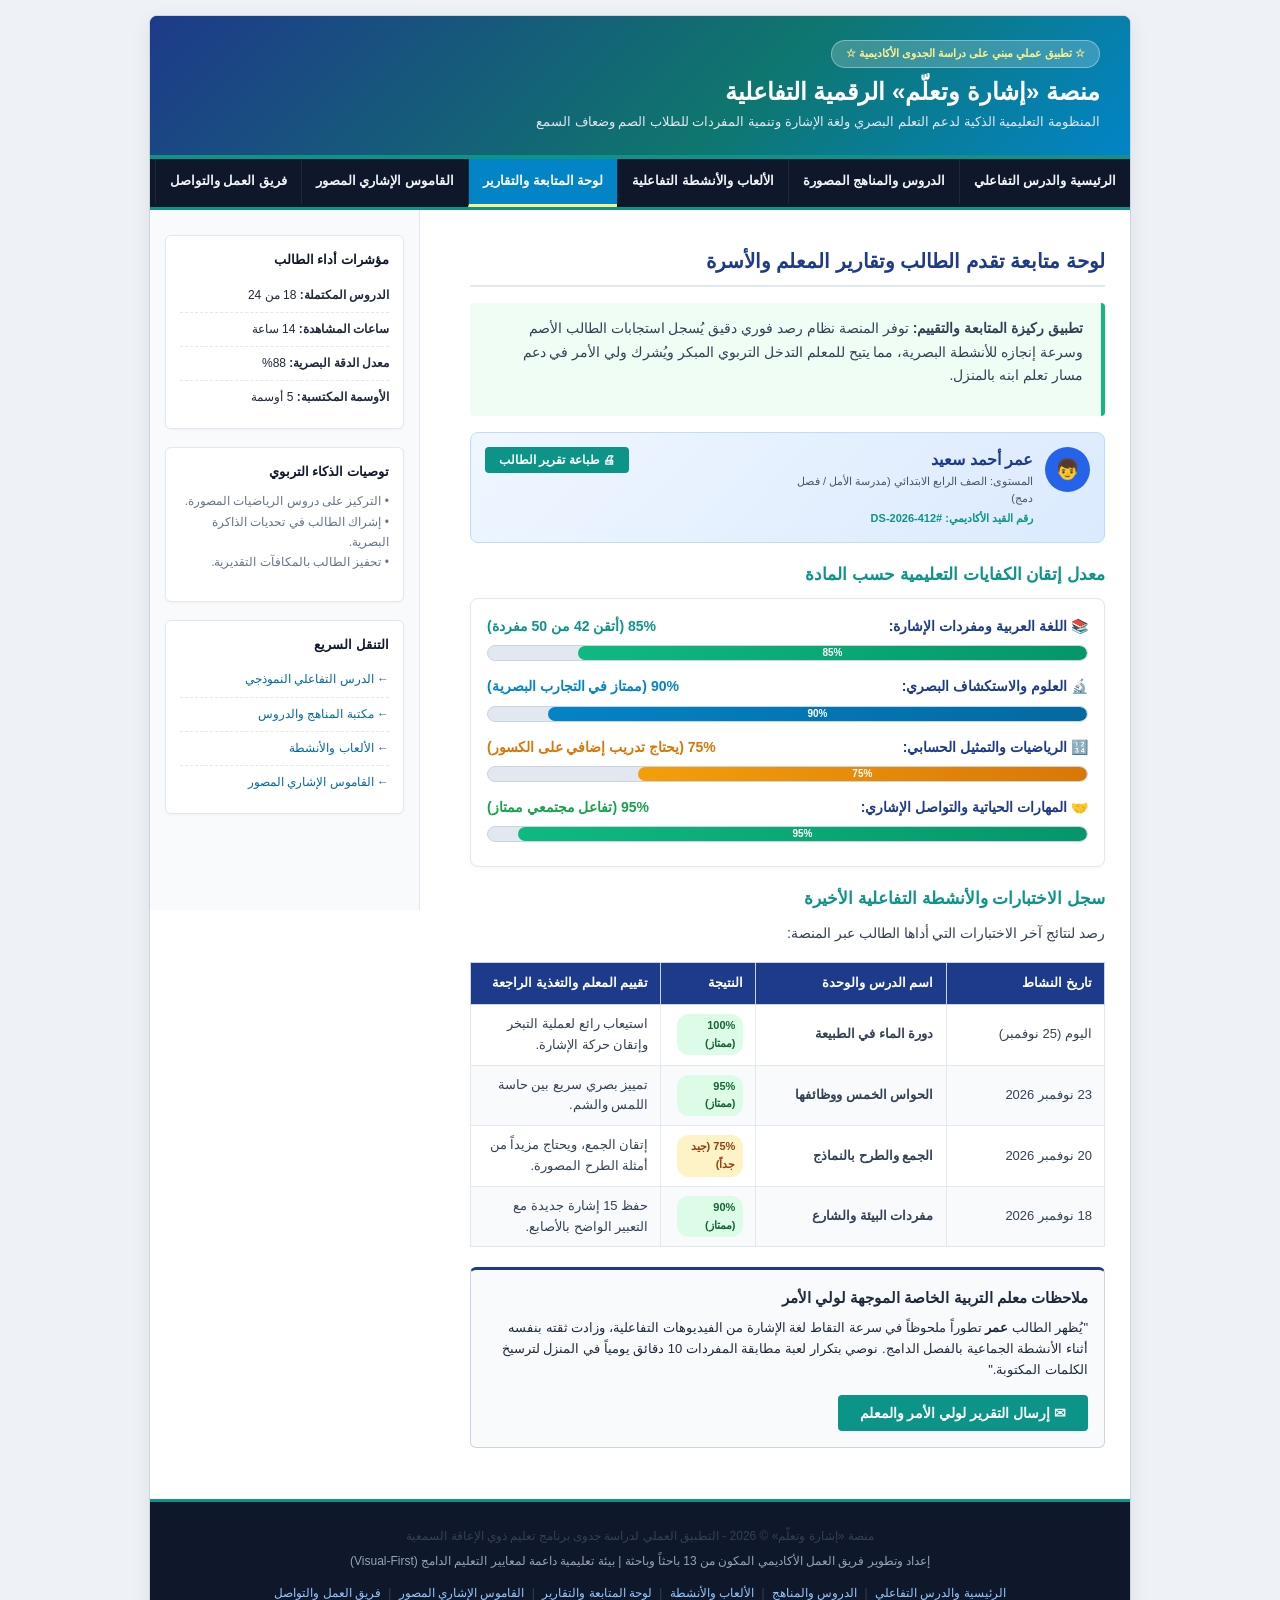
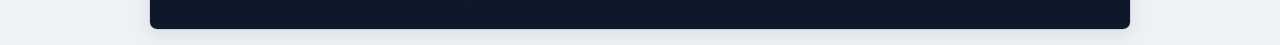
<file: photo_gallery/index.html>
<!DOCTYPE html PUBLIC "-//W3C//DTD XHTML 1.0 Transitional//EN" "http://www.w3.org/TR/xhtml1/DTD/xhtml1-transitional.dtd">
<html dir="rtl" xmlns="http://www.w3.org/1999/xhtml" lang="ar">

<!-- #BeginTemplate "../master.dwt" -->

<head>
<meta content="text/html; charset=utf-8" http-equiv="Content-Type" />
<!-- #BeginEditable "doctitle" -->
<title>لوحة المتابعة والتقارير | منصة إشارة وتعلّم</title>
<!-- #EndEditable -->
<link href="../styles/style0.css" media="screen" rel="stylesheet" title="CSS" type="text/css" />
<script type="text/javascript">
function sendReportAlert() {
	alert('تم إرسال التقرير الأسبوعي بنجاح إلى ولي أمر الطالب والمعلم عبر الرسائل والتطبيق!');
}
</script>
</head>

<body>

<!-- Begin Container -->
<div id="container">
	<!-- Begin Masthead -->
	<div id="masthead">
		<div id="site_badge">&star; تطبيق عملي مبني على دراسة الجدوى الأكاديمية &star;</div>
		<h1><a href="../default.html">منصة &laquo;إشارة وتعلّم&raquo; الرقمية التفاعلية</a></h1>
		<h3>المنظومة التعليمية الذكية لدعم التعلم البصري ولغة الإشارة وتنمية المفردات للطلاب الصم وضعاف السمع</h3>
	</div>
	<!-- End Masthead -->
	<!-- Begin Navigation -->
	<div id="navigation">
		<ul>
			<li><a href="../default.html">الرئيسية والدرس التفاعلي</a></li>
			<li><a href="../about_me/default.html">الدروس والمناهج المصورة</a></li>
			<li><a href="../resume/default.html">الألعاب والأنشطة التفاعلية</a></li>
			<li class="active_link"><a href="default.html">لوحة المتابعة والتقارير</a></li>
			<li><a href="../links/default.html">القاموس الإشاري المصور</a></li>
			<li><a href="../contact/default.html">فريق العمل والتواصل</a></li>
		</ul>
	</div>
	<!-- End Navigation -->
	<!-- Begin content_container -->
	<div id="content_container">
		<!-- Begin Left Column (Main Practical Content in RTL) -->
		<div id="column_left">
			<!-- #BeginEditable "content" -->
			<h2>لوحة متابعة تقدم الطالب وتقارير المعلم والأسرة</h2>

			<div class="callout">
				<p><strong>تطبيق ركيزة المتابعة والتقييم:</strong> توفر المنصة نظام رصد فوري دقيق يُسجل استجابات الطالب الأصم وسرعة إنجازه للأنشطة البصرية، مما يتيح للمعلم التدخل التربوي المبكر ويُشرك ولي الأمر في دعم مسار تعلم ابنه بالمنزل.</p>
			</div>

			<!-- Student Profile Header Card -->
			<div class="student_badge_card">
				<div style="float: left;">
					<button type="button" class="btn_submit" style="font-size: 12px; padding: 6px 14px;" onclick="window.print();">&#128424; طباعة تقرير الطالب</button>
				</div>
				<div class="student_avatar">&#128102;</div>
				<div class="student_info" style="width: 250px;">
					<div class="student_name" style="font-size: 16px;">عمر أحمد سعيد</div>
					<div class="student_level">المستوى: الصف الرابع الابتدائي (مدرسة الأمل / فصل دمج)</div>
					<div style="font-size: 11px; color: #0D9488; font-weight: bold; margin-top: 2px;">رقم القيد الأكاديمي: #DS-2026-412</div>
				</div>
				<div class="clearfix"></div>
			</div>

			<!-- Progress by Subjects -->
			<h3>معدل إتقان الكفايات التعليمية حسب المادة</h3>

			<div class="info_card">
				<!-- Arabic -->
				<div style="margin-bottom: 14px;">
					<div style="overflow: hidden; margin-bottom: 4px;">
						<span style="float: right; font-weight: bold; color: #1E3A8A;">&#128218; اللغة العربية ومفردات الإشارة:</span>
						<span style="float: left; font-weight: bold; color: #0D9488;">85% (أتقن 42 من 50 مفردة)</span>
					</div>
					<div class="progress_bar_wrapper">
						<div class="progress_bar_fill" style="width: 85%;">85%</div>
					</div>
				</div>

				<!-- Science -->
				<div style="margin-bottom: 14px;">
					<div style="overflow: hidden; margin-bottom: 4px;">
						<span style="float: right; font-weight: bold; color: #1E3A8A;">&#128300; العلوم والاستكشاف البصري:</span>
						<span style="float: left; font-weight: bold; color: #0284C7;">90% (ممتاز في التجارب البصرية)</span>
					</div>
					<div class="progress_bar_wrapper">
						<div class="progress_bar_fill" style="width: 90%; background: linear-gradient(90deg, #0284C7, #0369A1);">90%</div>
					</div>
				</div>

				<!-- Math -->
				<div style="margin-bottom: 14px;">
					<div style="overflow: hidden; margin-bottom: 4px;">
						<span style="float: right; font-weight: bold; color: #1E3A8A;">&#128290; الرياضيات والتمثيل الحسابي:</span>
						<span style="float: left; font-weight: bold; color: #D97706;">75% (يحتاج تدريب إضافي على الكسور)</span>
					</div>
					<div class="progress_bar_wrapper">
						<div class="progress_bar_fill" style="width: 75%; background: linear-gradient(90deg, #F59E0B, #D97706);">75%</div>
					</div>
				</div>

				<!-- Life Skills -->
				<div>
					<div style="overflow: hidden; margin-bottom: 4px;">
						<span style="float: right; font-weight: bold; color: #1E3A8A;">&#129309; المهارات الحياتية والتواصل الإشاري:</span>
						<span style="float: left; font-weight: bold; color: #16A34A;">95% (تفاعل مجتمعي ممتاز)</span>
					</div>
					<div class="progress_bar_wrapper">
						<div class="progress_bar_fill" style="width: 95%;">95%</div>
					</div>
				</div>
			</div>

			<!-- Recent Assessments Table -->
			<h3>سجل الاختبارات والأنشطة التفاعلية الأخيرة</h3>
			<p>رصد لنتائج آخر الاختبارات التي أداها الطالب عبر المنصة:</p>

			<table class="data_table" summary="سجل درجات الطالب في الأنشطة التفاعلية">
				<thead>
					<tr>
						<th style="width: 25%;">تاريخ النشاط</th>
						<th style="width: 30%;">اسم الدرس والوحدة</th>
						<th style="width: 15%;">النتيجة</th>
						<th style="width: 30%;">تقييم المعلم والتغذية الراجعة</th>
					</tr>
				</thead>
				<tbody>
					<tr>
						<td>اليوم (25 نوفمبر)</td>
						<td><strong>دورة الماء في الطبيعة</strong></td>
						<td><span class="badge badge_green">100% (ممتاز)</span></td>
						<td>استيعاب رائع لعملية التبخر وإتقان حركة الإشارة.</td>
					</tr>
					<tr class="even_row">
						<td>23 نوفمبر 2026</td>
						<td><strong>الحواس الخمس ووظائفها</strong></td>
						<td><span class="badge badge_green">95% (ممتاز)</span></td>
						<td>تمييز بصري سريع بين حاسة اللمس والشم.</td>
					</tr>
					<tr>
						<td>20 نوفمبر 2026</td>
						<td><strong>الجمع والطرح بالنماذج</strong></td>
						<td><span class="badge badge_amber">75% (جيد جداً)</span></td>
						<td>إتقان الجمع، ويحتاج مزيداً من أمثلة الطرح المصورة.</td>
					</tr>
					<tr class="even_row">
						<td>18 نوفمبر 2026</td>
						<td><strong>مفردات البيئة والشارع</strong></td>
						<td><span class="badge badge_green">90% (ممتاز)</span></td>
						<td>حفظ 15 إشارة جديدة مع التعبير الواضح بالأصابع.</td>
					</tr>
				</tbody>
			</table>

			<!-- Teacher Notes & Communication Section -->
			<div class="info_card_highlight">
				<h4>ملاحظات معلم التربية الخاصة الموجهة لولي الأمر</h4>
				<p style="font-size: 13px; line-height: 1.6; color: #1E293B;">
					"يُظهر الطالب <strong>عمر</strong> تطوراً ملحوظاً في سرعة التقاط لغة الإشارة من الفيديوهات التفاعلية، وزادت ثقته بنفسه أثناء الأنشطة الجماعية بالفصل الدامج. نوصي بتكرار لعبة مطابقة المفردات 10 دقائق يومياً في المنزل لترسيخ الكلمات المكتوبة."
				</p>
				<div style="margin-top: 12px; overflow: hidden;">
					<button type="button" class="btn_submit" onclick="sendReportAlert();">&#9993; إرسال التقرير لولي الأمر والمعلم</button>
				</div>
			</div>
			<!-- #EndEditable --></div>
		<!-- End Left Column -->
		<!-- Begin Right Column (Sidebar in RTL) -->
		<div id="column_right">
			<!-- #BeginEditable "sidebar" -->
			<div class="side_box">
				<h5>مؤشرات أداء الطالب</h5>
				<ul>
					<li><strong>الدروس المكتملة:</strong> 18 من 24</li>
					<li><strong>ساعات المشاهدة:</strong> 14 ساعة</li>
					<li><strong>معدل الدقة البصرية:</strong> 88%</li>
					<li><strong>الأوسمة المكتسبة:</strong> 5 أوسمة</li>
				</ul>
			</div>

			<div class="side_box">
				<h5>توصيات الذكاء التربوي</h5>
				<p class="text_muted">&bull; التركيز على دروس الرياضيات المصورة.<br />
				&bull; إشراك الطالب في تحديات الذاكرة البصرية.<br />
				&bull; تحفيز الطالب بالمكافآت التقديرية.</p>
			</div>

			<div class="side_box">
				<h5>التنقل السريع</h5>
				<ul>
					<li><a href="../default.html">&larr; الدرس التفاعلي النموذجي</a></li>
					<li><a href="../about_me/default.html">&larr; مكتبة المناهج والدروس</a></li>
					<li><a href="../resume/default.html">&larr; الألعاب والأنشطة</a></li>
					<li><a href="../links/default.html">&larr; القاموس الإشاري المصور</a></li>
				</ul>
			</div>
			<!-- #EndEditable --></div>
		<!-- End Right Column -->
		<!-- Begin Footer -->
		<div id="footer">
			<div id="copyright">
				<p>منصة &laquo;إشارة وتعلّم&raquo; &copy; 2026 - التطبيق العملي لدراسة جدوى برنامج تعليم ذوي الإعاقة السمعية</p>
				<p class="text_muted" style="color: #94A3B8; margin-top: 4px;">إعداد وتطوير فريق العمل الأكاديمي المكون من 13 باحثاً وباحثة | بيئة تعليمية داعمة لمعايير التعليم الدامج (Visual-First)</p>
			</div>
			<p><a href="../default.html">الرئيسية والدرس التفاعلي</a> | <a href="../about_me/default.html">الدروس والمناهج</a> | <a href="../resume/default.html">الألعاب والأنشطة</a> |
			<a href="default.html">لوحة المتابعة والتقارير</a> | <a href="../links/default.html">القاموس الإشاري المصور</a> |
			<a href="../contact/default.html">فريق العمل والتواصل</a></p>
		</div>
		<!-- End Footer --></div>
	<!-- End content_container --></div>
<!-- End Container -->

</body>
<!-- #EndTemplate -->

</html>
</file>
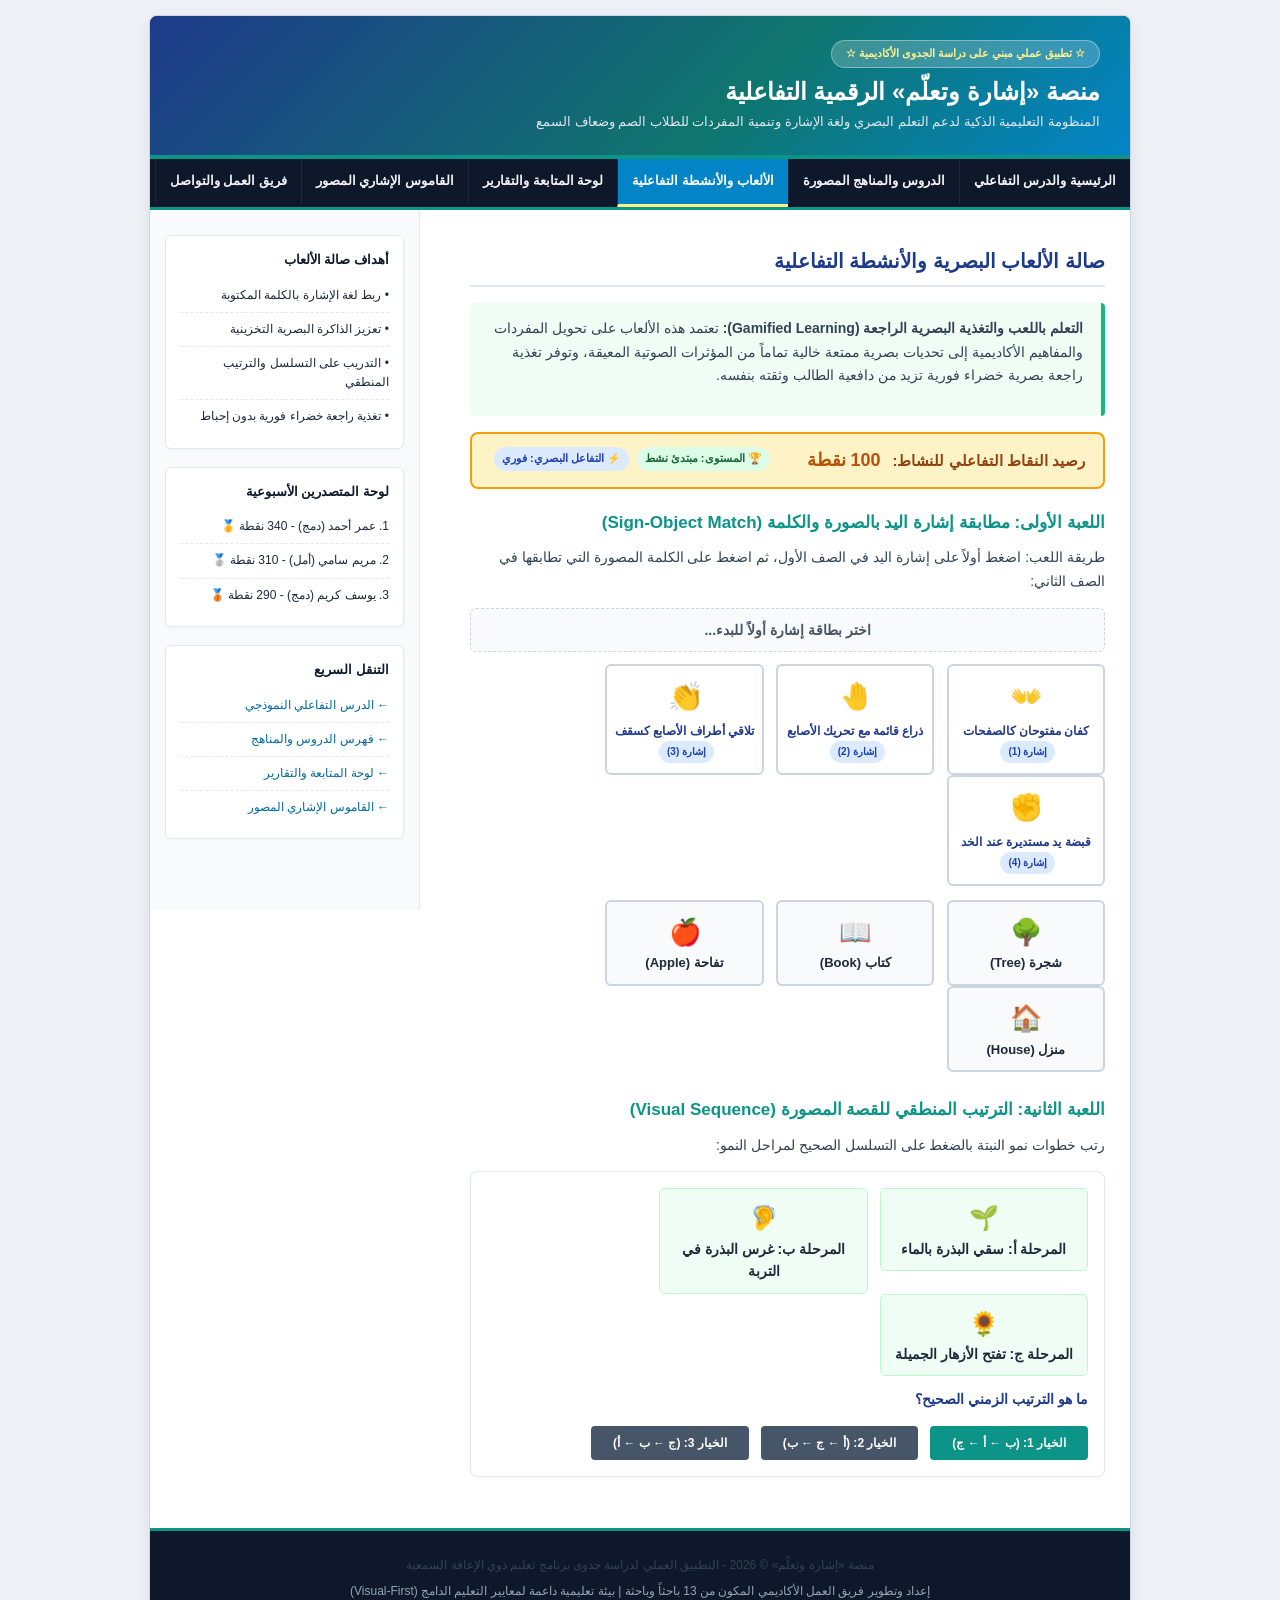
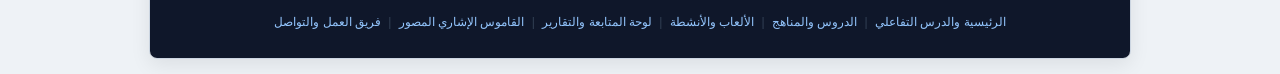
<file: resume/index.html>
<!DOCTYPE html PUBLIC "-//W3C//DTD XHTML 1.0 Transitional//EN" "http://www.w3.org/TR/xhtml1/DTD/xhtml1-transitional.dtd">
<html dir="rtl" xmlns="http://www.w3.org/1999/xhtml" lang="ar">

<!-- #BeginTemplate "../master.dwt" -->

<head>
<meta content="text/html; charset=utf-8" http-equiv="Content-Type" />
<!-- #BeginEditable "doctitle" -->
<title>الألعاب والأنشطة التفاعلية | منصة إشارة وتعلّم</title>
<!-- #EndEditable -->
<link href="../styles/style0.css" media="screen" rel="stylesheet" title="CSS" type="text/css" />
<script type="text/javascript">
/* Interactive Sign Matching Game Scripts */
var score = 100;
var selectedSign = null;

function selectSignCard(elem, signKey) {
	// reset previous sign selections
	var cards = document.getElementsByClassName('match_card_sign');
	for(var i=0; i<cards.length; i++) {
		cards[i].style.borderColor = '#CBD5E1';
		cards[i].style.backgroundColor = '#FFFFFF';
	}
	elem.style.borderColor = '#0284C7';
	elem.style.backgroundColor = '#E0F2FE';
	selectedSign = signKey;
	document.getElementById('game_msg').innerText = 'تم اختيار الإشارة: اضغط الآن على الكلمة المصورة المطابقة لها بالأسفل!';
	document.getElementById('game_msg').style.color = '#0284C7';
}

function matchWithWord(elem, wordKey) {
	var msg = document.getElementById('game_msg');
	if(!selectedSign) {
		msg.innerText = '&#9888; من فضلك اختر إشارة اليد أولاً من الصف العلوي!';
		msg.style.color = '#DC2626';
		return;
	}
	if(selectedSign === wordKey) {
		score += 30;
		document.getElementById('live_game_score').innerText = score + ' نقطة';
		elem.style.borderColor = '#16A34A';
		elem.style.backgroundColor = '#DCFCE7';
		elem.innerHTML += ' <span style="color:#16A34A; font-weight:bold;">&#10004; مطابق!</span>';
		elem.onclick = null;
		msg.innerHTML = '&#10004; رائع جداً! تطابق مثالي بين إشارة اليد والكلمة المصورة (+30 نقطة) &#127881;';
		msg.style.color = '#166534';
		selectedSign = null;
	} else {
		msg.innerText = '&#10006; غير مطابق! حاول مرة أخرى وتأمل حركة الأصابع وشكل الكائن.';
		msg.style.color = '#DC2626';
	}
}

function solveSequence(stepNumber) {
	var fb = document.getElementById('seq_feedback');
	if(stepNumber === 1) {
		fb.className = 'feedback_box feedback_success';
		fb.style.display = 'block';
		fb.innerHTML = '&#10004; ترتيب بصري سليم 100%! البذرة في التربة &larr; السقاية بالماء &larr; نمو الزهرة الجميلة (+25 نقطة).';
		score += 25;
		document.getElementById('live_game_score').innerText = score + ' نقطة';
	} else {
		fb.className = 'feedback_box feedback_retry';
		fb.style.display = 'block';
		fb.innerHTML = '&#9888; فكر في الترتيب المنطقي للنمو: ماذا نضع في التربة أولاً؟';
	}
}
</script>
</head>

<body>

<!-- Begin Container -->
<div id="container">
	<!-- Begin Masthead -->
	<div id="masthead">
		<div id="site_badge">&star; تطبيق عملي مبني على دراسة الجدوى الأكاديمية &star;</div>
		<h1><a href="../default.html">منصة &laquo;إشارة وتعلّم&raquo; الرقمية التفاعلية</a></h1>
		<h3>المنظومة التعليمية الذكية لدعم التعلم البصري ولغة الإشارة وتنمية المفردات للطلاب الصم وضعاف السمع</h3>
	</div>
	<!-- End Masthead -->
	<!-- Begin Navigation -->
	<div id="navigation">
		<ul>
			<li><a href="../default.html">الرئيسية والدرس التفاعلي</a></li>
			<li><a href="../about_me/default.html">الدروس والمناهج المصورة</a></li>
			<li class="active_link"><a href="default.html">الألعاب والأنشطة التفاعلية</a></li>
			<li><a href="../photo_gallery/default.html">لوحة المتابعة والتقارير</a></li>
			<li><a href="../links/default.html">القاموس الإشاري المصور</a></li>
			<li><a href="../contact/default.html">فريق العمل والتواصل</a></li>
		</ul>
	</div>
	<!-- End Navigation -->
	<!-- Begin content_container -->
	<div id="content_container">
		<!-- Begin Left Column (Main Practical Content in RTL) -->
		<div id="column_left">
			<!-- #BeginEditable "content" -->
			<h2>صالة الألعاب البصرية والأنشطة التفاعلية</h2>

			<div class="callout">
				<p><strong>التعلم باللعب والتغذية البصرية الراجعة (Gamified Learning):</strong> تعتمد هذه الألعاب على تحويل المفردات والمفاهيم الأكاديمية إلى تحديات بصرية ممتعة خالية تماماً من المؤثرات الصوتية المعيقة، وتوفر تغذية راجعة بصرية خضراء فورية تزيد من دافعية الطالب وثقته بنفسه.</p>
			</div>

			<!-- Live Game Score Bar -->
			<div style="background: #FEF3C7; border: 2px solid #F59E0B; border-radius: 8px; padding: 12px 18px; margin-bottom: 20px; overflow: hidden;">
				<div style="float: right;">
					<strong style="color: #92400E; font-size: 15px;">رصيد النقاط التفاعلي للنشاط:</strong>
					<span id="live_game_score" style="font-size: 18px; font-weight: bold; color: #B45309; margin-right: 8px;">100 نقطة</span>
				</div>
				<div style="float: left;">
					<span class="badge badge_green">&#127942; المستوى: مبتدئ نشط</span>
					<span class="badge badge_blue">&#9889; التفاعل البصري: فوري</span>
				</div>
			</div>

			<!-- GAME 1: SIGN & OBJECT MATCHING -->
			<h3>اللعبة الأولى: مطابقة إشارة اليد بالصورة والكلمة (Sign-Object Match)</h3>
			<p>طريقة اللعب: اضغط أولاً على إشارة اليد في الصف الأول، ثم اضغط على الكلمة المصورة التي تطابقها في الصف الثاني:</p>

			<div id="game_msg" style="padding: 10px; background: #F8FAFC; border: 1px dashed #CBD5E1; border-radius: 6px; text-align: center; font-weight: bold; color: #475569; margin-bottom: 12px;">
				اختر بطاقة إشارة أولاً للبدء...
			</div>

			<!-- Row 1: Signs -->
			<div style="margin-bottom: 14px; overflow: hidden;">
				<div class="match_card_sign" style="float: right; width: 23%; margin-left: 2%; background: #FFF; border: 2px solid #CBD5E1; border-radius: 6px; padding: 10px 4px; text-align: center; cursor: pointer;" onclick="selectSignCard(this, 'book');">
					<div style="font-size: 26px;">&#128080;</div>
					<div style="font-size: 12px; font-weight: bold; color: #1E3A8A; margin-top: 4px;">كفان مفتوحان كالصفحات</div>
					<span class="badge badge_blue" style="font-size: 10px;">إشارة (1)</span>
				</div>

				<div class="match_card_sign" style="float: right; width: 23%; margin-left: 2%; background: #FFF; border: 2px solid #CBD5E1; border-radius: 6px; padding: 10px 4px; text-align: center; cursor: pointer;" onclick="selectSignCard(this, 'tree');">
					<div style="font-size: 26px;">&#129306;</div>
					<div style="font-size: 12px; font-weight: bold; color: #1E3A8A; margin-top: 4px;">ذراع قائمة مع تحريك الأصابع</div>
					<span class="badge badge_blue" style="font-size: 10px;">إشارة (2)</span>
				</div>

				<div class="match_card_sign" style="float: right; width: 23%; margin-left: 2%; background: #FFF; border: 2px solid #CBD5E1; border-radius: 6px; padding: 10px 4px; text-align: center; cursor: pointer;" onclick="selectSignCard(this, 'house');">
					<div style="font-size: 26px;">&#128079;</div>
					<div style="font-size: 12px; font-weight: bold; color: #1E3A8A; margin-top: 4px;">تلاقي أطراف الأصابع كسقف</div>
					<span class="badge badge_blue" style="font-size: 10px;">إشارة (3)</span>
				</div>

				<div class="match_card_sign" style="float: right; width: 23%; background: #FFF; border: 2px solid #CBD5E1; border-radius: 6px; padding: 10px 4px; text-align: center; cursor: pointer;" onclick="selectSignCard(this, 'apple');">
					<div style="font-size: 26px;">&#9994;</div>
					<div style="font-size: 12px; font-weight: bold; color: #1E3A8A; margin-top: 4px;">قبضة يد مستديرة عند الخد</div>
					<span class="badge badge_blue" style="font-size: 10px;">إشارة (4)</span>
				</div>
			</div>
			<div class="clearfix"></div>

			<!-- Row 2: Words / Objects -->
			<div style="margin-bottom: 24px; overflow: hidden;">
				<div style="float: right; width: 23%; margin-left: 2%; background: #F8FAFC; border: 2px solid #CBD5E1; border-radius: 6px; padding: 10px 4px; text-align: center; cursor: pointer;" onclick="matchWithWord(this, 'tree');">
					<div style="font-size: 26px;">&#127795;</div>
					<div style="font-size: 13px; font-weight: bold; color: #1E293B;">شجرة (Tree)</div>
				</div>

				<div style="float: right; width: 23%; margin-left: 2%; background: #F8FAFC; border: 2px solid #CBD5E1; border-radius: 6px; padding: 10px 4px; text-align: center; cursor: pointer;" onclick="matchWithWord(this, 'book');">
					<div style="font-size: 26px;">&#128214;</div>
					<div style="font-size: 13px; font-weight: bold; color: #1E293B;">كتاب (Book)</div>
				</div>

				<div style="float: right; width: 23%; margin-left: 2%; background: #F8FAFC; border: 2px solid #CBD5E1; border-radius: 6px; padding: 10px 4px; text-align: center; cursor: pointer;" onclick="matchWithWord(this, 'apple');">
					<div style="font-size: 26px;">&#127822;</div>
					<div style="font-size: 13px; font-weight: bold; color: #1E293B;">تفاحة (Apple)</div>
				</div>

				<div style="float: right; width: 23%; background: #F8FAFC; border: 2px solid #CBD5E1; border-radius: 6px; padding: 10px 4px; text-align: center; cursor: pointer;" onclick="matchWithWord(this, 'house');">
					<div style="font-size: 26px;">&#127968;</div>
					<div style="font-size: 13px; font-weight: bold; color: #1E293B;">منزل (House)</div>
				</div>
			</div>
			<div class="clearfix"></div>

			<!-- GAME 2: SEQUENCING ACTIVITY -->
			<h3>اللعبة الثانية: الترتيب المنطقي للقصة المصورة (Visual Sequence)</h3>
			<p>رتب خطوات نمو النبتة بالضغط على التسلسل الصحيح لمراحل النمو:</p>

			<div class="info_card">
				<div style="overflow: hidden; margin-bottom: 12px;">
					<div style="float: right; width: 31%; margin-left: 2%; background: #F0FDF4; border: 1px solid #BBF7D0; border-radius: 6px; padding: 10px; text-align: center;">
						<div style="font-size: 24px;">&#127793;</div>
						<strong>المرحلة أ: سقي البذرة بالماء</strong>
					</div>
					<div style="float: right; width: 31%; margin-left: 2%; background: #F0FDF4; border: 1px solid #BBF7D0; border-radius: 6px; padding: 10px; text-align: center;">
						<div style="font-size: 24px;">&#129467;</div>
						<strong>المرحلة ب: غرس البذرة في التربة</strong>
					</div>
					<div style="float: right; width: 31%; background: #F0FDF4; border: 1px solid #BBF7D0; border-radius: 6px; padding: 10px; text-align: center;">
						<div style="font-size: 24px;">&#127803;</div>
						<strong>المرحلة ج: تفتح الأزهار الجميلة</strong>
					</div>
				</div>
				<div class="clearfix"></div>

				<p style="margin-top: 10px; font-weight: bold; color: #1E3A8A;">ما هو الترتيب الزمني الصحيح؟</p>
				<button type="button" class="btn_submit" style="font-size: 12px; margin-left: 8px;" onclick="solveSequence(1);">الخيار 1: (ب &larr; أ &larr; ج)</button>
				<button type="button" class="btn_submit" style="font-size: 12px; margin-left: 8px; background-color: #475569;" onclick="solveSequence(2);">الخيار 2: (أ &larr; ج &larr; ب)</button>
				<button type="button" class="btn_submit" style="font-size: 12px; background-color: #475569;" onclick="solveSequence(3);">الخيار 3: (ج &larr; ب &larr; أ)</button>

				<div id="seq_feedback" class="feedback_box"></div>
			</div>
			<!-- #EndEditable --></div>
		<!-- End Left Column -->
		<!-- Begin Right Column (Sidebar in RTL) -->
		<div id="column_right">
			<!-- #BeginEditable "sidebar" -->
			<div class="side_box">
				<h5>أهداف صالة الألعاب</h5>
				<ul>
					<li>&bull; ربط لغة الإشارة بالكلمة المكتوبة</li>
					<li>&bull; تعزيز الذاكرة البصرية التخزينية</li>
					<li>&bull; التدريب على التسلسل والترتيب المنطقي</li>
					<li>&bull; تغذية راجعة خضراء فورية بدون إحباط</li>
				</ul>
			</div>

			<div class="side_box">
				<h5>لوحة المتصدرين الأسبوعية</h5>
				<ul>
					<li>1. عمر أحمد (دمج) - 340 نقطة &#129351;</li>
					<li>2. مريم سامي (أمل) - 310 نقطة &#129352;</li>
					<li>3. يوسف كريم (دمج) - 290 نقطة &#129353;</li>
				</ul>
			</div>

			<div class="side_box">
				<h5>التنقل السريع</h5>
				<ul>
					<li><a href="../default.html">&larr; الدرس التفاعلي النموذجي</a></li>
					<li><a href="../about_me/default.html">&larr; فهرس الدروس والمناهج</a></li>
					<li><a href="../photo_gallery/default.html">&larr; لوحة المتابعة والتقارير</a></li>
					<li><a href="../links/default.html">&larr; القاموس الإشاري المصور</a></li>
				</ul>
			</div>
			<!-- #EndEditable --></div>
		<!-- End Right Column -->
		<!-- Begin Footer -->
		<div id="footer">
			<div id="copyright">
				<p>منصة &laquo;إشارة وتعلّم&raquo; &copy; 2026 - التطبيق العملي لدراسة جدوى برنامج تعليم ذوي الإعاقة السمعية</p>
				<p class="text_muted" style="color: #94A3B8; margin-top: 4px;">إعداد وتطوير فريق العمل الأكاديمي المكون من 13 باحثاً وباحثة | بيئة تعليمية داعمة لمعايير التعليم الدامج (Visual-First)</p>
			</div>
			<p><a href="../default.html">الرئيسية والدرس التفاعلي</a> | <a href="../about_me/default.html">الدروس والمناهج</a> | <a href="default.html">الألعاب والأنشطة</a> |
			<a href="../photo_gallery/default.html">لوحة المتابعة والتقارير</a> | <a href="../links/default.html">القاموس الإشاري المصور</a> |
			<a href="../contact/default.html">فريق العمل والتواصل</a></p>
		</div>
		<!-- End Footer --></div>
	<!-- End content_container --></div>
<!-- End Container -->

</body>
<!-- #EndTemplate -->

</html>
</file>
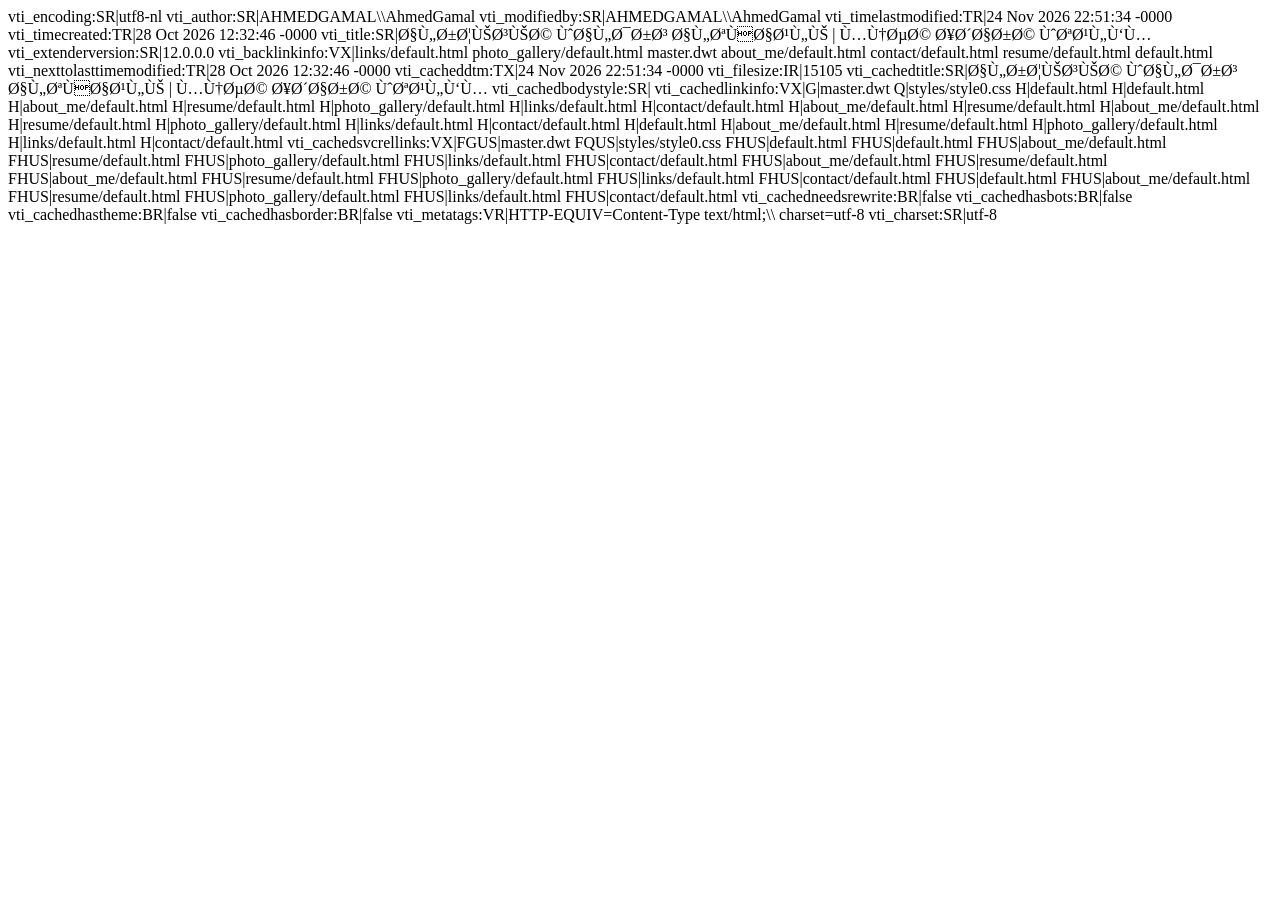
<file: _vti_cnf/default.html>
vti_encoding:SR|utf8-nl
vti_author:SR|AHMEDGAMAL\\AhmedGamal
vti_modifiedby:SR|AHMEDGAMAL\\AhmedGamal
vti_timelastmodified:TR|24 Nov 2026 22:51:34 -0000
vti_timecreated:TR|28 Oct 2026 12:32:46 -0000
vti_title:SR|الرئيسية والدرس التفاعلي | منصة إشارة وتعلّم
vti_extenderversion:SR|12.0.0.0
vti_backlinkinfo:VX|links/default.html photo_gallery/default.html master.dwt about_me/default.html contact/default.html resume/default.html default.html
vti_nexttolasttimemodified:TR|28 Oct 2026 12:32:46 -0000
vti_cacheddtm:TX|24 Nov 2026 22:51:34 -0000
vti_filesize:IR|15105
vti_cachedtitle:SR|الرئيسية والدرس التفاعلي | منصة إشارة وتعلّم
vti_cachedbodystyle:SR|<body>
vti_cachedlinkinfo:VX|G|master.dwt Q|styles/style0.css H|default.html H|default.html H|about_me/default.html H|resume/default.html H|photo_gallery/default.html H|links/default.html H|contact/default.html H|about_me/default.html H|resume/default.html H|about_me/default.html H|resume/default.html H|photo_gallery/default.html H|links/default.html H|contact/default.html H|default.html H|about_me/default.html H|resume/default.html H|photo_gallery/default.html H|links/default.html H|contact/default.html
vti_cachedsvcrellinks:VX|FGUS|master.dwt FQUS|styles/style0.css FHUS|default.html FHUS|default.html FHUS|about_me/default.html FHUS|resume/default.html FHUS|photo_gallery/default.html FHUS|links/default.html FHUS|contact/default.html FHUS|about_me/default.html FHUS|resume/default.html FHUS|about_me/default.html FHUS|resume/default.html FHUS|photo_gallery/default.html FHUS|links/default.html FHUS|contact/default.html FHUS|default.html FHUS|about_me/default.html FHUS|resume/default.html FHUS|photo_gallery/default.html FHUS|links/default.html FHUS|contact/default.html
vti_cachedneedsrewrite:BR|false
vti_cachedhasbots:BR|false
vti_cachedhastheme:BR|false
vti_cachedhasborder:BR|false
vti_metatags:VR|HTTP-EQUIV=Content-Type text/html;\\ charset=utf-8
vti_charset:SR|utf-8
</file>
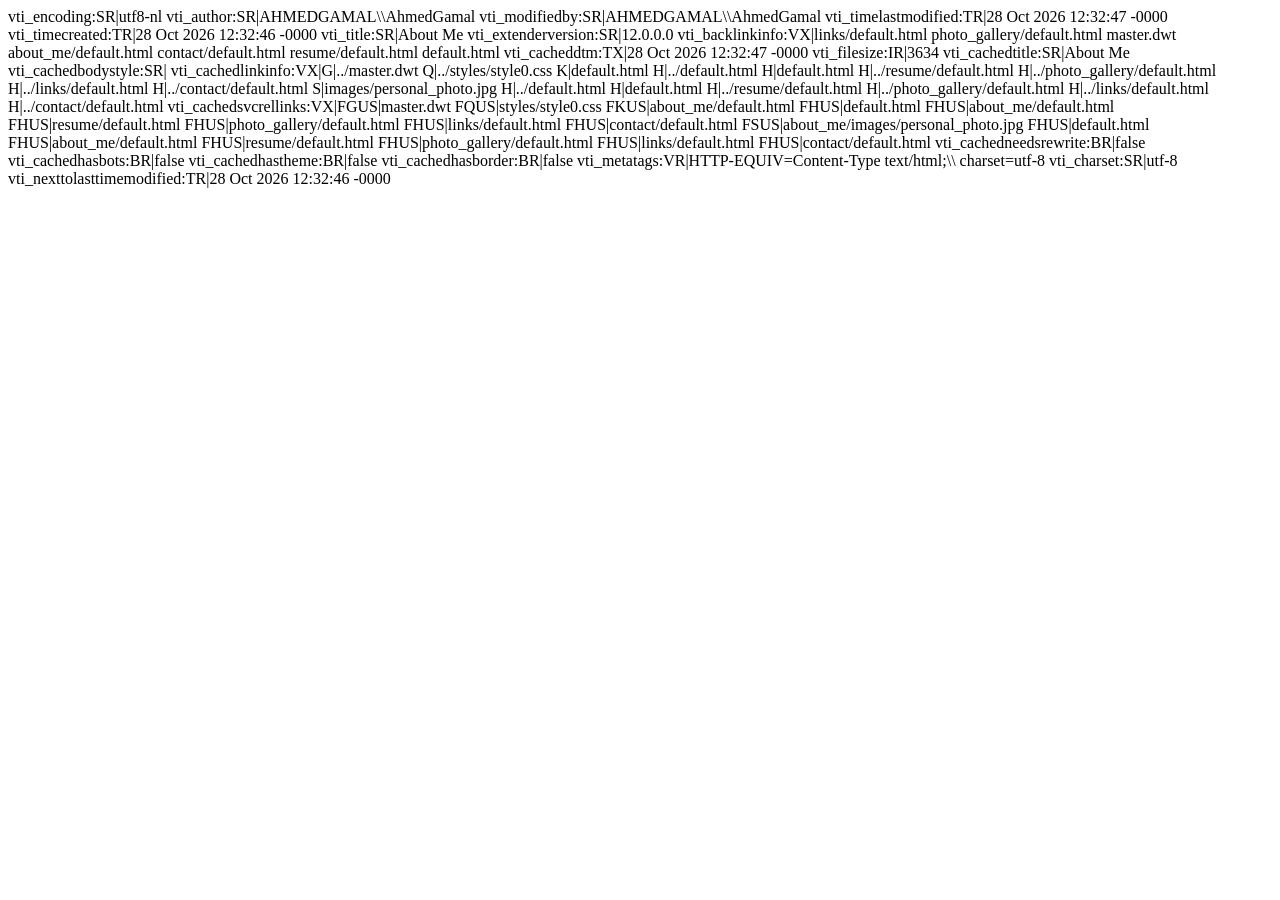
<file: about_me/_vti_cnf/default.html>
vti_encoding:SR|utf8-nl
vti_author:SR|AHMEDGAMAL\\AhmedGamal
vti_modifiedby:SR|AHMEDGAMAL\\AhmedGamal
vti_timelastmodified:TR|28 Oct 2026 12:32:47 -0000
vti_timecreated:TR|28 Oct 2026 12:32:46 -0000
vti_title:SR|About Me
vti_extenderversion:SR|12.0.0.0
vti_backlinkinfo:VX|links/default.html photo_gallery/default.html master.dwt about_me/default.html contact/default.html resume/default.html default.html
vti_cacheddtm:TX|28 Oct 2026 12:32:47 -0000
vti_filesize:IR|3634
vti_cachedtitle:SR|About Me
vti_cachedbodystyle:SR|<body>
vti_cachedlinkinfo:VX|G|../master.dwt Q|../styles/style0.css K|default.html H|../default.html H|default.html H|../resume/default.html H|../photo_gallery/default.html H|../links/default.html H|../contact/default.html S|images/personal_photo.jpg H|../default.html H|default.html H|../resume/default.html H|../photo_gallery/default.html H|../links/default.html H|../contact/default.html
vti_cachedsvcrellinks:VX|FGUS|master.dwt FQUS|styles/style0.css FKUS|about_me/default.html FHUS|default.html FHUS|about_me/default.html FHUS|resume/default.html FHUS|photo_gallery/default.html FHUS|links/default.html FHUS|contact/default.html FSUS|about_me/images/personal_photo.jpg FHUS|default.html FHUS|about_me/default.html FHUS|resume/default.html FHUS|photo_gallery/default.html FHUS|links/default.html FHUS|contact/default.html
vti_cachedneedsrewrite:BR|false
vti_cachedhasbots:BR|false
vti_cachedhastheme:BR|false
vti_cachedhasborder:BR|false
vti_metatags:VR|HTTP-EQUIV=Content-Type text/html;\\ charset=utf-8
vti_charset:SR|utf-8
vti_nexttolasttimemodified:TR|28 Oct 2026 12:32:46 -0000
</file>
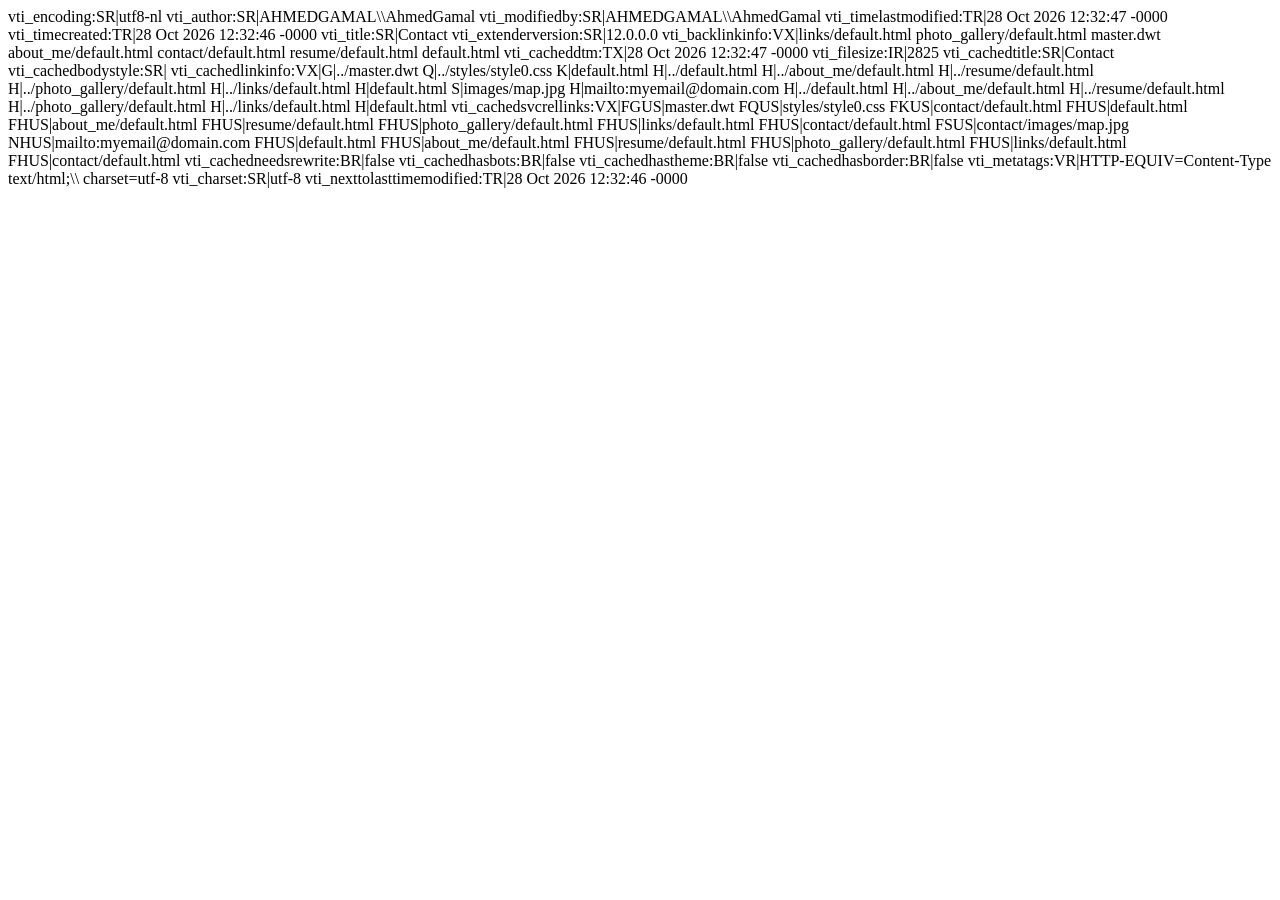
<file: contact/_vti_cnf/default.html>
vti_encoding:SR|utf8-nl
vti_author:SR|AHMEDGAMAL\\AhmedGamal
vti_modifiedby:SR|AHMEDGAMAL\\AhmedGamal
vti_timelastmodified:TR|28 Oct 2026 12:32:47 -0000
vti_timecreated:TR|28 Oct 2026 12:32:46 -0000
vti_title:SR|Contact
vti_extenderversion:SR|12.0.0.0
vti_backlinkinfo:VX|links/default.html photo_gallery/default.html master.dwt about_me/default.html contact/default.html resume/default.html default.html
vti_cacheddtm:TX|28 Oct 2026 12:32:47 -0000
vti_filesize:IR|2825
vti_cachedtitle:SR|Contact
vti_cachedbodystyle:SR|<body>
vti_cachedlinkinfo:VX|G|../master.dwt Q|../styles/style0.css K|default.html H|../default.html H|../about_me/default.html H|../resume/default.html H|../photo_gallery/default.html H|../links/default.html H|default.html S|images/map.jpg H|mailto:myemail@domain.com H|../default.html H|../about_me/default.html H|../resume/default.html H|../photo_gallery/default.html H|../links/default.html H|default.html
vti_cachedsvcrellinks:VX|FGUS|master.dwt FQUS|styles/style0.css FKUS|contact/default.html FHUS|default.html FHUS|about_me/default.html FHUS|resume/default.html FHUS|photo_gallery/default.html FHUS|links/default.html FHUS|contact/default.html FSUS|contact/images/map.jpg NHUS|mailto:myemail@domain.com FHUS|default.html FHUS|about_me/default.html FHUS|resume/default.html FHUS|photo_gallery/default.html FHUS|links/default.html FHUS|contact/default.html
vti_cachedneedsrewrite:BR|false
vti_cachedhasbots:BR|false
vti_cachedhastheme:BR|false
vti_cachedhasborder:BR|false
vti_metatags:VR|HTTP-EQUIV=Content-Type text/html;\\ charset=utf-8
vti_charset:SR|utf-8
vti_nexttolasttimemodified:TR|28 Oct 2026 12:32:46 -0000
</file>
<file: styles/style0.css>
@import url(layout.css);

/* =========================================================
   Typography & Base Styles (Fully compatible with Expression Web)
   ========================================================= */

h1, h2, h3, h4, h5, h6 {
	font-family: 'Segoe UI', Tahoma, Arial, sans-serif;
	margin-top: 0px;
	font-weight: bold;
}

h1 {
	font-size: 24px;
	color: #FFFFFF;
	margin-bottom: 6px;
	line-height: 1.3;
}

h2 {
	font-size: 20px;
	color: #1E3A8A;
	border-bottom: 2px solid #E2E8F0;
	padding-bottom: 8px;
	margin-bottom: 16px;
	margin-top: 10px;
}

h3 {
	font-size: 17px;
	color: #0D9488;
	margin-bottom: 10px;
	margin-top: 18px;
}

h4 {
	font-size: 15px;
	color: #1E293B;
	margin-bottom: 8px;
}

p {
	margin-top: 0px;
	margin-bottom: 14px;
	line-height: 1.7;
	color: #334155;
}

a {
	color: #0284C7;
	text-decoration: none;
}

a:hover {
	color: #0369A1;
	text-decoration: underline;
}

/* =========================================================
   Masthead & Header Styling
   ========================================================= */

#site_badge {
	display: inline-block;
	background-color: rgba(255, 255, 255, 0.2);
	color: #FEF08A;
	padding: 4px 14px;
	border-radius: 20px;
	font-size: 11px;
	font-weight: bold;
	margin-bottom: 8px;
	border: 1px solid rgba(255, 255, 255, 0.35);
}

#masthead h1 {
	margin: 0px;
	padding: 0px;
}

#masthead h1 a {
	color: #FFFFFF;
	text-decoration: none;
}

#masthead h1 a:hover {
	text-decoration: none;
	color: #BAE6FD;
}

#masthead h3 {
	color: #E2E8F0;
	font-size: 13px;
	font-weight: normal;
	margin: 6px 0px 0px 0px;
	line-height: 1.4;
}

/* =========================================================
   Navigation Menu
   ========================================================= */

#navigation ul {
	list-style-type: none;
	width: 100%;
	margin: 0px;
	padding: 0px;
	overflow: hidden;
}

#navigation li {
	float: right;
	margin: 0px;
	padding: 0px;
}

#navigation a {
	display: block;
	padding: 12px 14px;
	color: #F1F5F9;
	text-decoration: none;
	font-weight: bold;
	font-size: 13px;
	border-left: 1px solid #1E293B;
	transition: background-color 0.2s;
}

#navigation a:hover {
	background-color: #0D9488;
	color: #FFFFFF;
	text-decoration: none;
}

#navigation .active_link a {
	background-color: #0284C7;
	color: #FFFFFF;
	border-bottom: 3px solid #FEF08A;
}

/* =========================================================
   Sidebar Styling (#column_right)
   ========================================================= */

#column_right h4 {
	color: #1E3A8A;
	border-bottom: 2px solid #0D9488;
	padding-bottom: 6px;
	margin-top: 0px;
	margin-bottom: 12px;
	font-size: 15px;
}

#column_right .side_box {
	background-color: #FFFFFF;
	border: 1px solid #E2E8F0;
	border-radius: 6px;
	padding: 14px;
	margin-bottom: 18px;
	box-shadow: 0 1px 3px rgba(0,0,0,0.04);
}

#column_right .side_box h5 {
	color: #0F172A;
	font-size: 13px;
	margin: 0 0 8px 0;
	font-weight: bold;
}

#column_right ul {
	list-style-type: none;
	padding: 0;
	margin: 0;
}

#column_right li {
	padding: 7px 0;
	border-bottom: 1px dashed #E2E8F0;
	font-size: 12px;
}

#column_right li:last-child {
	border-bottom: none;
}

#column_right a {
	color: #0369A1;
	font-weight: 500;
}

/* =========================================================
   Simulated Video Player & Sign Interpreter Frame
   ========================================================= */

.video_simulator {
	background-color: #0F172A;
	border-radius: 8px;
	overflow: hidden;
	color: #FFFFFF;
	margin: 16px 0 24px 0;
	border: 2px solid #1E293B;
	box-shadow: 0 4px 12px rgba(0,0,0,0.15);
}

.video_screen {
	background-color: #1E293B;
	min-height: 260px;
	padding: 20px;
	position: relative;
	box-sizing: border-box;
	display: flex;
	align-items: center;
	justify-content: space-between;
}

.video_main_content {
	float: right;
	width: 58%;
	background: rgba(15, 23, 42, 0.7);
	padding: 15px;
	border-radius: 8px;
	border-right: 4px solid #0D9488;
}

.video_main_content h4 {
	color: #38BDF8;
	margin: 0 0 8px 0;
	font-size: 16px;
}

.video_main_content p {
	color: #E2E8F0;
	font-size: 13px;
	line-height: 1.6;
	margin: 0;
}

.video_interpreter_box {
	float: left;
	width: 36%;
	background: #0284C7;
	background: linear-gradient(180deg, #0284C7 0%, #0369A1 100%);
	border-radius: 8px;
	padding: 12px;
	text-align: center;
	border: 2px solid #38BDF8;
	box-shadow: 0 2px 8px rgba(0,0,0,0.3);
}

.interpreter_badge {
	display: inline-block;
	background: #F59E0B;
	color: #000;
	font-size: 11px;
	font-weight: bold;
	padding: 2px 8px;
	border-radius: 10px;
	margin-bottom: 8px;
}

.interpreter_avatar {
	background: #FFFFFF;
	color: #0F172A;
	padding: 14px 10px;
	border-radius: 6px;
	font-weight: bold;
	font-size: 14px;
	line-height: 1.4;
	margin-bottom: 8px;
	border: 1px solid #BAE6FD;
}

.video_subtitles {
	clear: both;
	background: rgba(0, 0, 0, 0.85);
	color: #FEF08A;
	text-align: center;
	padding: 10px 14px;
	font-size: 14px;
	font-weight: bold;
	border-top: 1px solid #334155;
}

.video_controls {
	background-color: #0F172A;
	padding: 10px 16px;
	overflow: hidden;
	border-top: 1px solid #1E293B;
}

.video_btn {
	background-color: #0D9488;
	color: #FFFFFF;
	border: none;
	padding: 6px 14px;
	border-radius: 4px;
	cursor: pointer;
	font-size: 12px;
	font-weight: bold;
	margin-left: 6px;
	font-family: inherit;
}

.video_btn:hover {
	background-color: #0F766E;
}

.video_btn_secondary {
	background-color: #334155;
	color: #E2E8F0;
}

.video_btn_secondary:hover {
	background-color: #475569;
}

/* =========================================================
   Interactive Activity / Exercise Cards (Visual Learning)
   ========================================================= */

.quiz_container {
	background: #FFFFFF;
	border: 2px solid #CBD5E1;
	border-radius: 8px;
	padding: 18px;
	margin: 20px 0;
	box-shadow: 0 2px 6px rgba(0,0,0,0.04);
}

.quiz_question {
	font-size: 16px;
	font-weight: bold;
	color: #1E3A8A;
	margin-bottom: 14px;
}

.quiz_options_grid {
	overflow: hidden;
	margin: 12px 0;
}

.quiz_opt_card {
	float: right;
	width: 48%;
	margin-left: 2%;
	margin-bottom: 12px;
	background: #F8FAFC;
	border: 2px solid #CBD5E1;
	border-radius: 6px;
	padding: 12px;
	text-align: center;
	cursor: pointer;
	box-sizing: border-box;
	transition: all 0.2s;
}

.quiz_opt_card:nth-child(even) {
	margin-left: 0;
}

.quiz_opt_card:hover {
	border-color: #0284C7;
	background: #F0F9FF;
}

.quiz_opt_img {
	background: #E2E8F0;
	border-radius: 4px;
	padding: 10px;
	font-size: 26px;
	display: block;
	margin-bottom: 8px;
}

.quiz_opt_title {
	font-weight: bold;
	color: #1E293B;
	font-size: 14px;
}

.quiz_opt_sign {
	color: #0D9488;
	font-size: 12px;
	margin-top: 4px;
}

.feedback_box {
	display: none;
	padding: 12px 16px;
	border-radius: 6px;
	font-weight: bold;
	margin-top: 14px;
	font-size: 14px;
	text-align: center;
}

.feedback_success {
	background: #DCFCE7;
	color: #166534;
	border: 2px solid #86EFAC;
}

.feedback_retry {
	background: #FEE2E2;
	color: #991B1B;
	border: 2px solid #FCA5A5;
}

/* =========================================================
   Interactive Sign Language Dictionary Cards
   ========================================================= */

.sign_grid {
	overflow: hidden;
	margin: 16px 0;
}

.sign_card {
	float: right;
	width: 31.33%;
	margin-left: 2%;
	margin-bottom: 16px;
	background: #FFFFFF;
	border: 1px solid #CBD5E1;
	border-top: 3px solid #0D9488;
	border-radius: 6px;
	padding: 12px;
	text-align: center;
	box-sizing: border-box;
	box-shadow: 0 2px 4px rgba(0,0,0,0.03);
}

.sign_card:nth-child(3n) {
	margin-left: 0;
}

.sign_visual_icon {
	background: #F0FDFA;
	border: 1px dashed #0D9488;
	border-radius: 6px;
	padding: 14px 6px;
	font-size: 28px;
	margin-bottom: 8px;
	color: #0F766E;
}

.sign_word {
	font-size: 15px;
	font-weight: bold;
	color: #1E3A8A;
	margin-bottom: 4px;
}

.sign_desc {
	font-size: 11px;
	color: #64748B;
	line-height: 1.4;
	margin-bottom: 8px;
	min-height: 32px;
}

.sign_action_btn {
	background: #0284C7;
	color: #FFF;
	border: none;
	padding: 4px 10px;
	border-radius: 4px;
	font-size: 11px;
	cursor: pointer;
	width: 100%;
	font-family: inherit;
}

.sign_action_btn:hover {
	background: #0369A1;
}

/* =========================================================
   Student Dashboard & Progress
   ========================================================= */

.student_badge_card {
	background: linear-gradient(135deg, #EFF6FF 0%, #DBEAFE 100%);
	border: 1px solid #BFDBFE;
	border-radius: 8px;
	padding: 14px;
	margin-bottom: 16px;
	overflow: hidden;
}

.student_avatar {
	float: right;
	width: 45px;
	height: 45px;
	background: #2563EB;
	color: #FFFFFF;
	border-radius: 50%;
	text-align: center;
	line-height: 45px;
	font-size: 20px;
	font-weight: bold;
	margin-left: 12px;
}

.student_info {
	float: right;
	width: 160px;
}

.student_name {
	font-weight: bold;
	font-size: 14px;
	color: #1E3A8A;
}

.student_level {
	font-size: 11px;
	color: #475569;
}

.progress_bar_wrapper {
	background: #E2E8F0;
	border-radius: 10px;
	height: 14px;
	overflow: hidden;
	margin: 8px 0;
	border: 1px solid #CBD5E1;
}

.progress_bar_fill {
	background: linear-gradient(90deg, #10B981, #059669);
	height: 100%;
	border-radius: 10px;
	text-align: center;
	color: #FFF;
	font-size: 10px;
	line-height: 14px;
	font-weight: bold;
}

/* =========================================================
   Common Components & Utilities
   ========================================================= */

.callout {
	background-color: #F0FDF4;
	border-right: 4px solid #10B981;
	padding: 14px 18px;
	margin: 16px 0px;
	border-radius: 4px;
	color: #064E3B;
}

.callout-info {
	background-color: #F0F9FF;
	border-right: 4px solid #0284C7;
	padding: 14px 18px;
	margin: 16px 0px;
	border-radius: 4px;
	color: #0C4A6E;
}

.info_card {
	background-color: #FFFFFF;
	border: 1px solid #E2E8F0;
	border-radius: 8px;
	padding: 16px;
	margin-bottom: 16px;
	box-shadow: 0 2px 4px rgba(0,0,0,0.03);
}

.info_card_highlight {
	background-color: #F8FAFC;
	border: 1px solid #CBD5E1;
	border-top: 3px solid #1E3A8A;
	border-radius: 6px;
	padding: 16px;
	margin-bottom: 16px;
}

table.data_table {
	width: 100%;
	border-collapse: collapse;
	margin: 16px 0px 20px 0px;
	font-size: 13px;
	background-color: #FFFFFF;
}

table.data_table th {
	background-color: #1E3A8A;
	color: #FFFFFF;
	padding: 10px 12px;
	text-align: right;
	border: 1px solid #CBD5E1;
	font-weight: bold;
}

table.data_table td {
	padding: 9px 12px;
	border: 1px solid #E2E8F0;
	color: #334155;
	vertical-align: middle;
}

table.data_table tr:nth-child(even), table.data_table tr.even_row {
	background-color: #F8FAFC;
}

.badge {
	display: inline-block;
	padding: 3px 8px;
	font-size: 11px;
	font-weight: bold;
	border-radius: 12px;
	margin-left: 4px;
}

.badge_green {
	background-color: #DCFCE7;
	color: #166534;
}

.badge_blue {
	background-color: #DBEAFE;
	color: #1E40AF;
}

.badge_amber {
	background-color: #FEF3C7;
	color: #92400E;
}

.badge_purple {
	background-color: #F3E8FF;
	color: #6B21A8;
}

.stat_grid {
	margin: 16px 0;
	overflow: hidden;
}

.stat_box {
	float: right;
	width: 48%;
	margin-left: 2%;
	margin-bottom: 12px;
	background: #F8FAFC;
	border: 1px solid #E2E8F0;
	border-radius: 8px;
	padding: 12px 14px;
	box-sizing: border-box;
}

.stat_box:nth-child(even) {
	margin-left: 0;
}

.stat_number {
	font-size: 22px;
	font-weight: bold;
	color: #0D9488;
	margin-bottom: 4px;
}

.stat_label {
	font-size: 12px;
	color: #64748B;
	font-weight: 500;
}

.step_item {
	background-color: #FFFFFF;
	border: 1px solid #E2E8F0;
	border-right: 4px solid #0284C7;
	padding: 12px 16px;
	margin-bottom: 12px;
	border-radius: 4px;
}

.step_number {
	display: inline-block;
	background-color: #0284C7;
	color: #FFFFFF;
	width: 24px;
	height: 24px;
	line-height: 24px;
	text-align: center;
	border-radius: 50%;
	font-weight: bold;
	font-size: 12px;
	margin-left: 8px;
}

.team_grid {
	overflow: hidden;
	margin: 16px 0;
}

.team_member {
	float: right;
	width: 48%;
	margin-left: 2%;
	margin-bottom: 10px;
	background: #FFFFFF;
	border: 1px solid #E2E8F0;
	border-radius: 6px;
	padding: 10px 14px;
	box-sizing: border-box;
	font-size: 13px;
	font-weight: bold;
	color: #1E293B;
}

.team_member:nth-child(even) {
	margin-left: 0;
}

.team_idx {
	display: inline-block;
	background: #1E3A8A;
	color: #FFF;
	width: 22px;
	height: 22px;
	line-height: 22px;
	text-align: center;
	border-radius: 50%;
	font-size: 11px;
	margin-left: 8px;
}

.form_group {
	margin-bottom: 14px;
}

.form_group label {
	display: block;
	font-weight: bold;
	font-size: 13px;
	margin-bottom: 5px;
	color: #1E293B;
}

.form_control {
	width: 100%;
	padding: 9px 12px;
	font-size: 13px;
	border: 1px solid #CBD5E1;
	border-radius: 4px;
	box-sizing: border-box;
	font-family: inherit;
}

.form_control:focus {
	border-color: #0284C7;
	outline: none;
}

.btn_submit {
	background-color: #0D9488;
	color: #FFFFFF;
	border: none;
	padding: 10px 22px;
	font-size: 14px;
	font-weight: bold;
	border-radius: 4px;
	cursor: pointer;
	font-family: inherit;
}

.btn_submit:hover {
	background-color: #0F766E;
}

#footer p {
	margin: 0;
	font-size: 12px;
	text-align: center;
	line-height: 1.8;
}

#copyright {
	margin-bottom: 10px;
	text-align: center;
}

#footer a {
	color: #93C5FD;
	text-decoration: none;
	margin: 0 4px;
}

#footer a:hover {
	color: #FFFFFF;
	text-decoration: underline;
}

.clearfix {
	clear: both;
}

.text_center {
	text-align: center;
}

.text_muted {
	color: #64748B;
	font-size: 12px;
}
</file>
